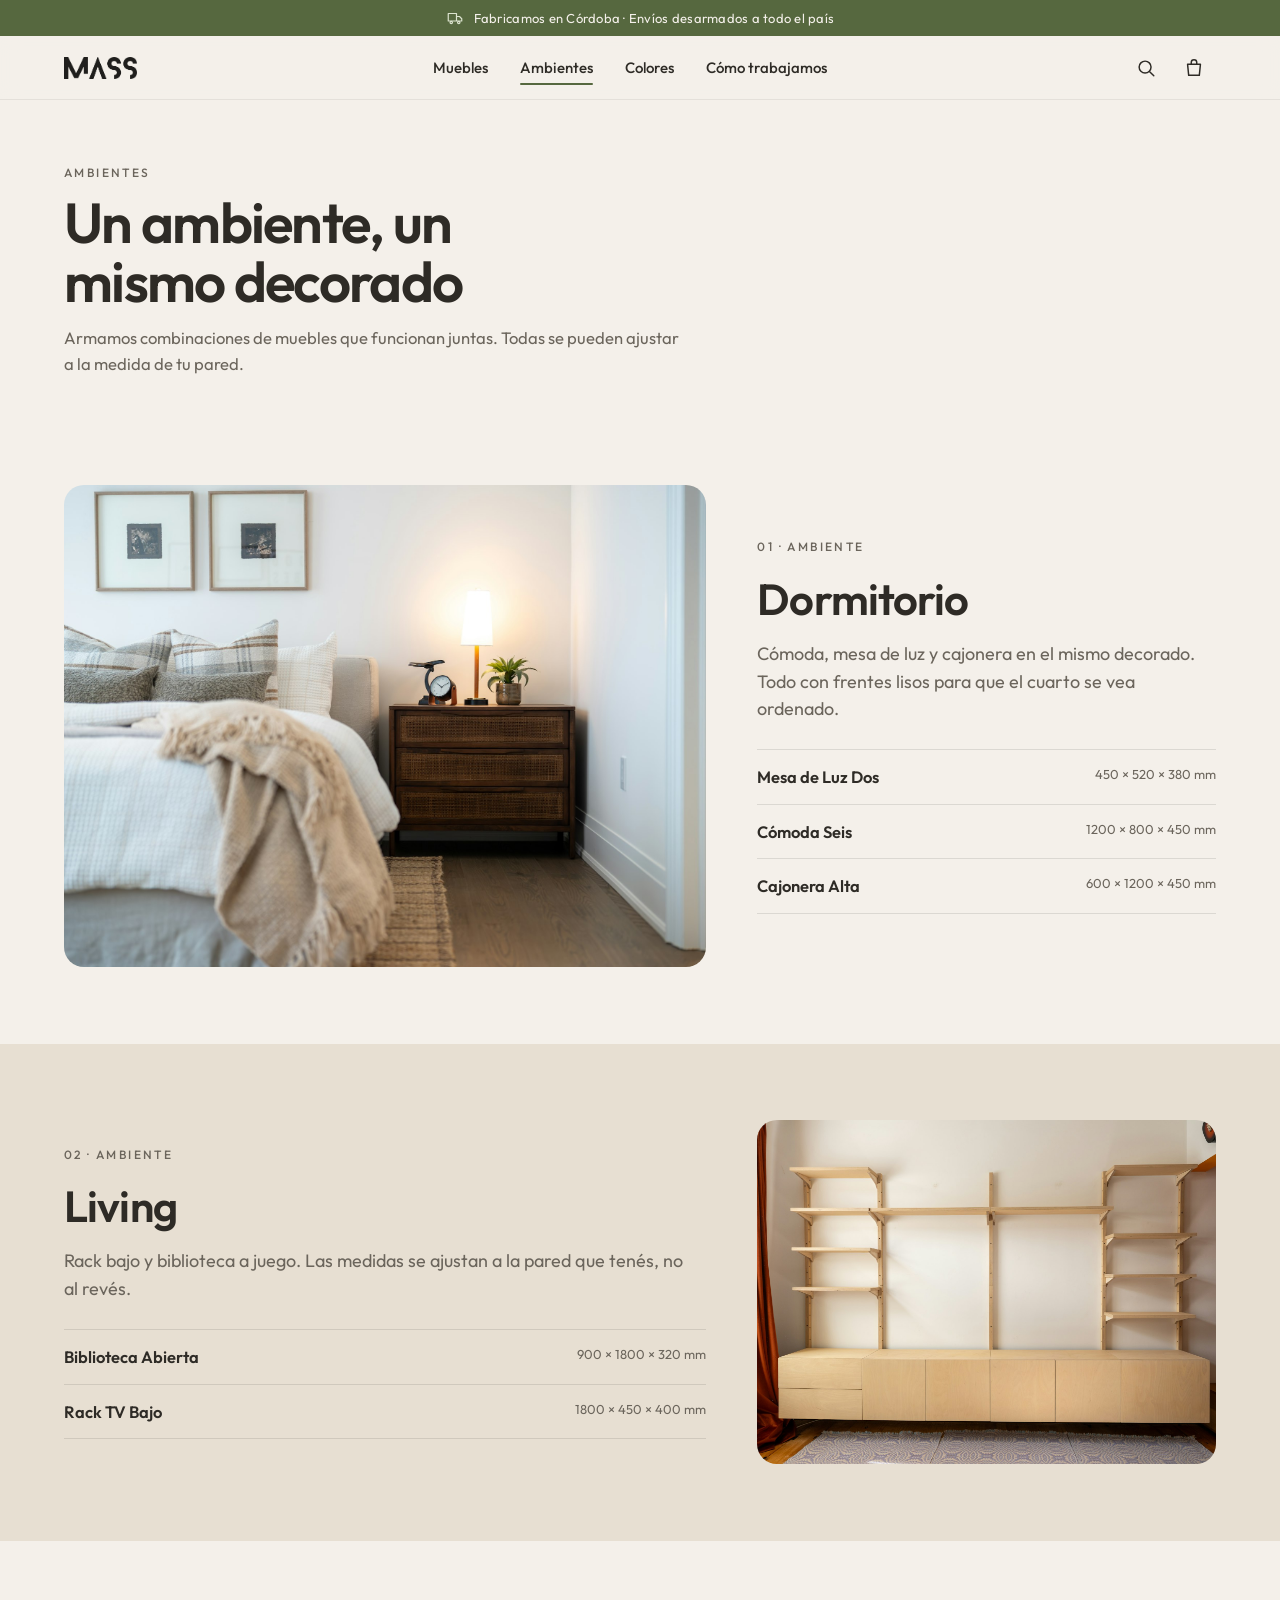
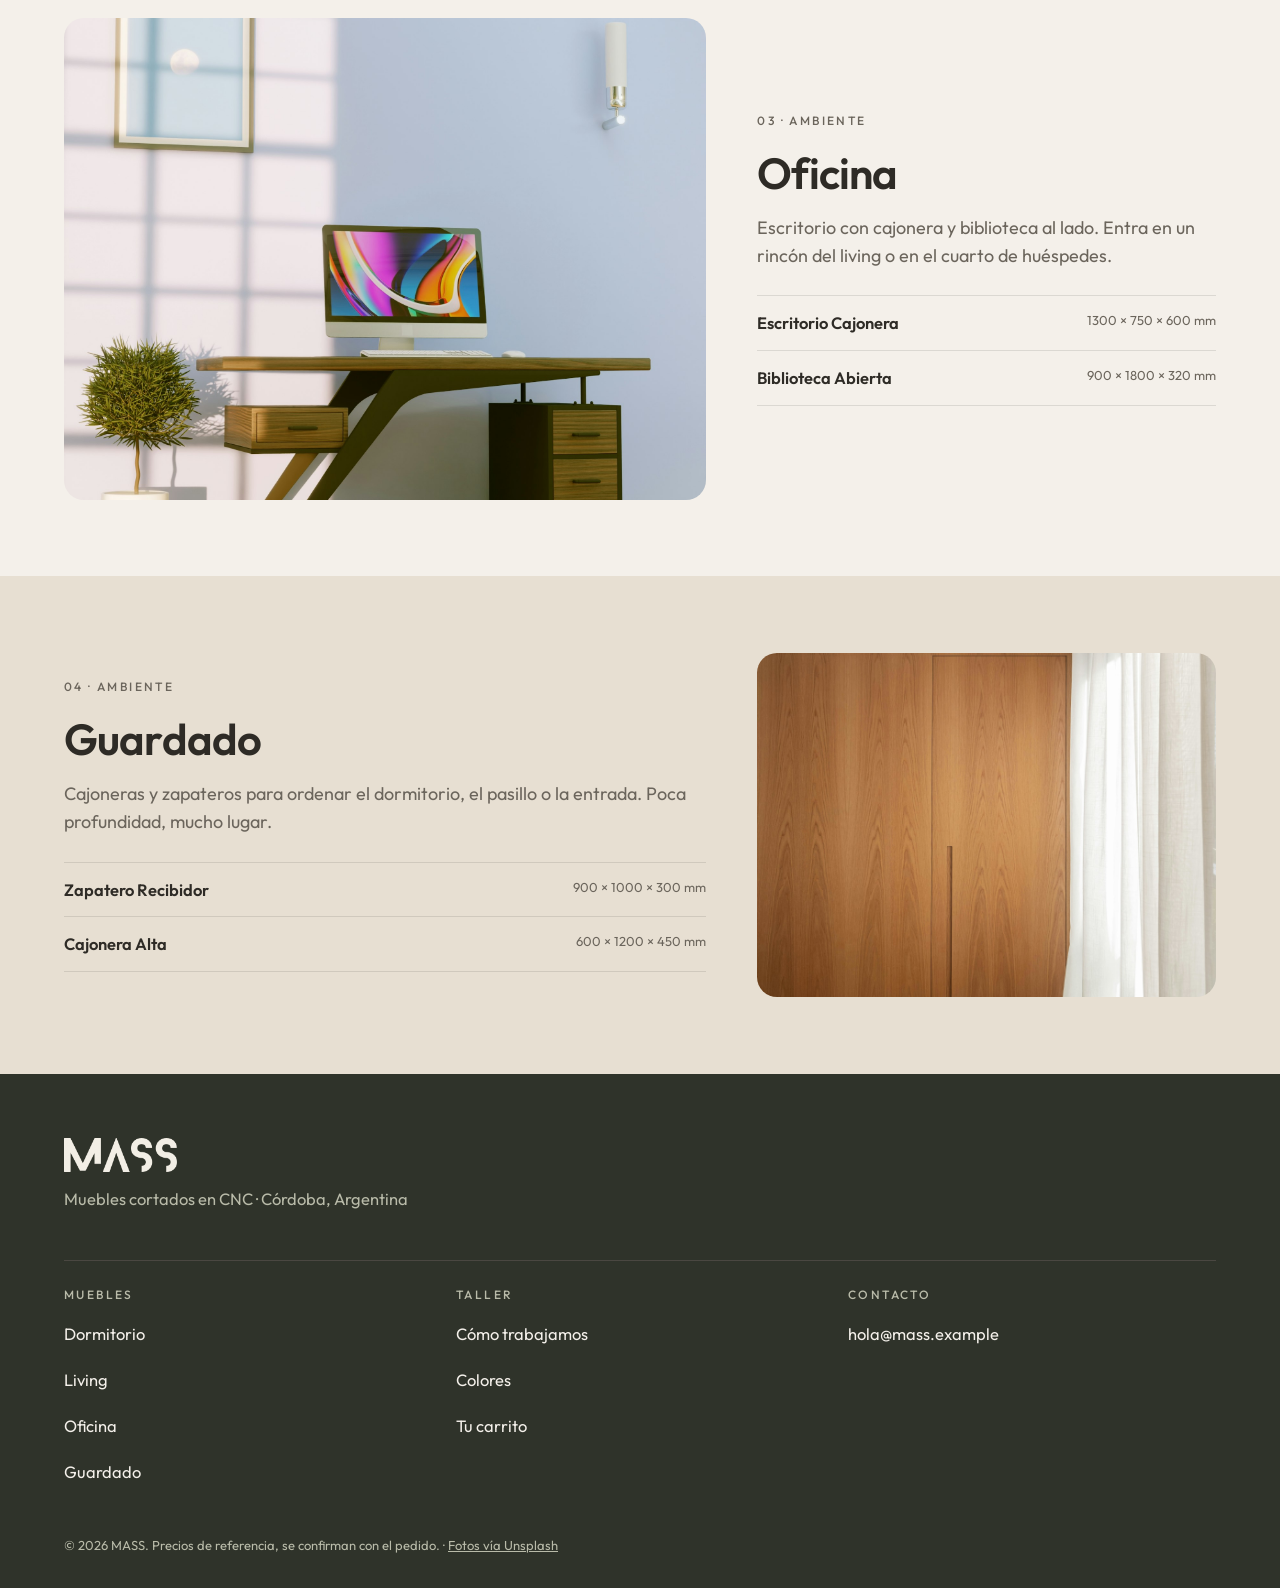
<file: ambientes.html>
<!doctype html>
<html lang="es-AR">
<head>
  <meta charset="utf-8">
  <meta name="viewport" content="width=device-width, initial-scale=1">
  <title>Ambientes · MASS</title>
  <meta name="description" content="Muebles MASS por ambiente: dormitorio, living, oficina en casa y recibidor.">
  <meta name="theme-color" content="#F4F0EA">
  <link rel="icon" href="img/favicon.png">
  <link rel="preconnect" href="https://fonts.googleapis.com">
  <link rel="preconnect" href="https://fonts.gstatic.com" crossorigin>
  <link href="https://fonts.googleapis.com/css2?family=Outfit:wght@300..700&display=swap" rel="stylesheet">
  <link rel="stylesheet" href="css/estilos.css">
  <link rel="stylesheet" href="css/secciones.css">
  <link rel="stylesheet" href="css/suave.css">
</head>
<body>
  <div id="encabezado"></div>
  <main id="contenido">
    <section class="portada">
      <div class="wrap" data-entrar>
        <p class="etiqueta">Ambientes</p>
        <h1>Un ambiente, un mismo decorado</h1>
        <p>Armamos combinaciones de muebles que funcionan juntas. Todas se pueden ajustar a la medida de tu pared.</p>
      </div>
    </section>
    <div id="lista"></div>
  </main>
  <div id="pie"></div>

  <script src="config/sitio.js"></script>
  <script src="config/colores.js"></script>
  <script src="config/productos.js"></script>
  <script src="config/ambientes.js"></script>
  <script src="js/mueble3d.js"></script>
  <script src="js/comun.js"></script>
  <script>
    document.addEventListener("DOMContentLoaded", function () {
      var lista = MASS.$("#lista");
      MASS.ambientes.forEach(function (a, i) {
        var prods = a.productos.map(MASS.producto).filter(Boolean);
        var sec = document.createElement("section");
        sec.className = "seccion" + (i % 2 ? " seccion--piedra" : "");
        sec.id = a.id;
        sec.innerHTML =
          '<div class="wrap amb-bloque">' +
          '  <div class="amb-bloque__img"></div>' +
          '  <div class="amb-bloque__txt">' +
          '    <p class="etiqueta">' + String(i + 1).padStart(2, "0") + " · Ambiente</p>" +
          '    <h2 class="seccion__titulo">' + MASS.esc(a.nombre) + "</h2>" +
          '    <p class="seccion__texto">' + MASS.esc(a.texto) + "</p>" +
          '    <ul class="amb-bloque__lista">' + prods.map(function (p) {
                return '<li><a href="mueble.html?id=' + p.id + '">' + MASS.esc(p.nombre) + "<span>" + MASS.medidasTexto(MASS.confDefecto(p)) + "</span></a></li>";
              }).join("") + "</ul>" +
          "  </div>" +
          "</div>";
        lista.appendChild(sec);
        MASS.imagenAmbiente(a, sec.querySelector(".amb-bloque__img"), 1200, 900);
      });
      if (location.hash) {
        var t = document.querySelector(location.hash);
        if (t) setTimeout(function () { t.scrollIntoView(); }, 50);
      }
    });
  </script>
</body>
</html>
</file>
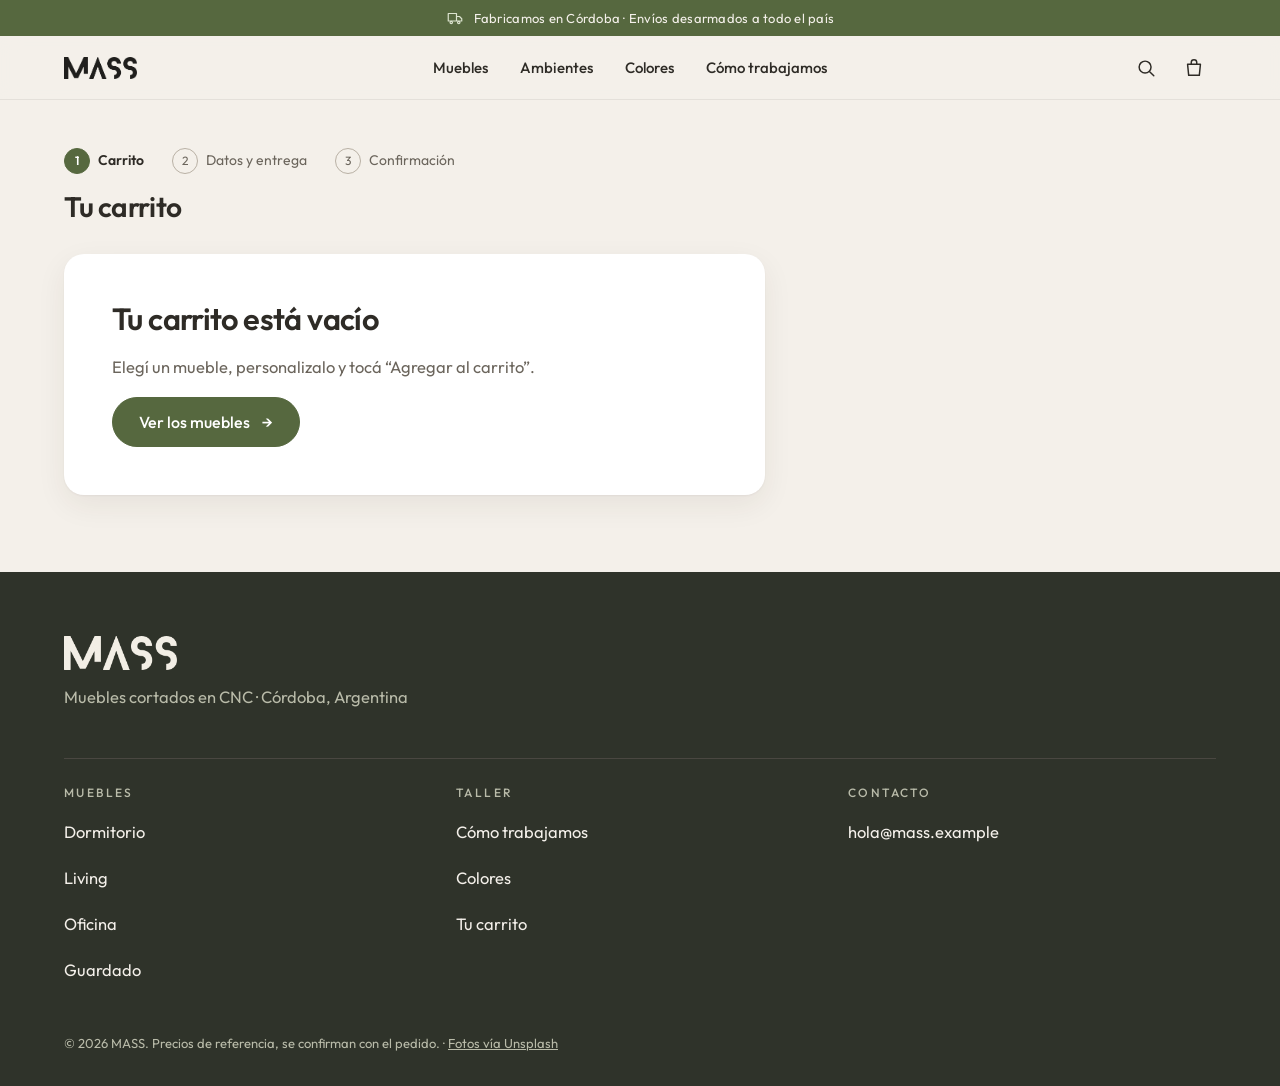
<file: carrito.html>
<!doctype html>
<html lang="es-AR">
<head>
  <meta charset="utf-8">
  <meta name="viewport" content="width=device-width, initial-scale=1">
  <title>Carrito · MASS</title>
  <meta name="description" content="Los muebles que configuraste en MASS, listos para comprar.">
  <meta name="theme-color" content="#F4F0EA">
  <link rel="icon" href="img/favicon.png">
  <link rel="preconnect" href="https://fonts.googleapis.com">
  <link rel="preconnect" href="https://fonts.gstatic.com" crossorigin>
  <link href="https://fonts.googleapis.com/css2?family=Outfit:wght@300..700&display=swap" rel="stylesheet">
  <link rel="stylesheet" href="css/estilos.css">
  <link rel="stylesheet" href="css/secciones.css">
  <link rel="stylesheet" href="css/suave.css">
</head>
<body>
  <div id="encabezado"></div>
  <main id="contenido">
    <section class="seccion seccion--compacta">
      <div class="wrap">
        <ol class="pasos-compra" aria-label="Pasos de la compra">
          <li aria-current="step"><span>1</span>Carrito</li>
          <li><span>2</span>Datos y entrega</li>
          <li><span>3</span>Confirmación</li>
        </ol>
        <h1 class="titulo-m titulo-pagina">Tu carrito</h1>
      </div>
    </section>
    <section class="seccion" style="padding-top:32px">
      <div class="wrap compra">
        <div>
          <div class="items" id="items"></div>
          <div class="vacio" id="vacio" hidden>
            <h2>Tu carrito está vacío</h2>
            <p>Elegí un mueble, personalizalo y tocá “Agregar al carrito”.</p>
            <a class="btn btn--primario" href="muebles.html">Ver los muebles <i aria-hidden="true">→</i></a>
          </div>
        </div>
        <aside class="caja caja--resumen" id="resumen-caja">
          <h2 class="titulo-s">Resumen</h2>
          <dl class="totales">
            <dt>Subtotal (<span id="cant-items">0</span> muebles)</dt><dd id="subtotal"></dd>
            <dt>Envío</dt><dd>Según destino</dd>
          </dl>
          <div class="total"><span>Total estimado</span><b id="total"></b></div>
          <a class="btn btn--oscuro btn--compra" href="compra.html">Iniciar compra <i aria-hidden="true">→</i></a>
          <a class="link-chico" href="muebles.html">Seguir comprando</a>
          <ul class="garantias garantias--col" id="garantias"></ul>
        </aside>
      </div>
    </section>
  </main>
  <div id="pie"></div>

  <script src="config/sitio.js"></script>
  <script src="config/colores.js"></script>
  <script src="config/productos.js"></script>
  <script src="js/mueble3d.js"></script>
  <script src="js/comun.js"></script>
  <script src="js/carrito.js"></script>
</body>
</html>
</file>
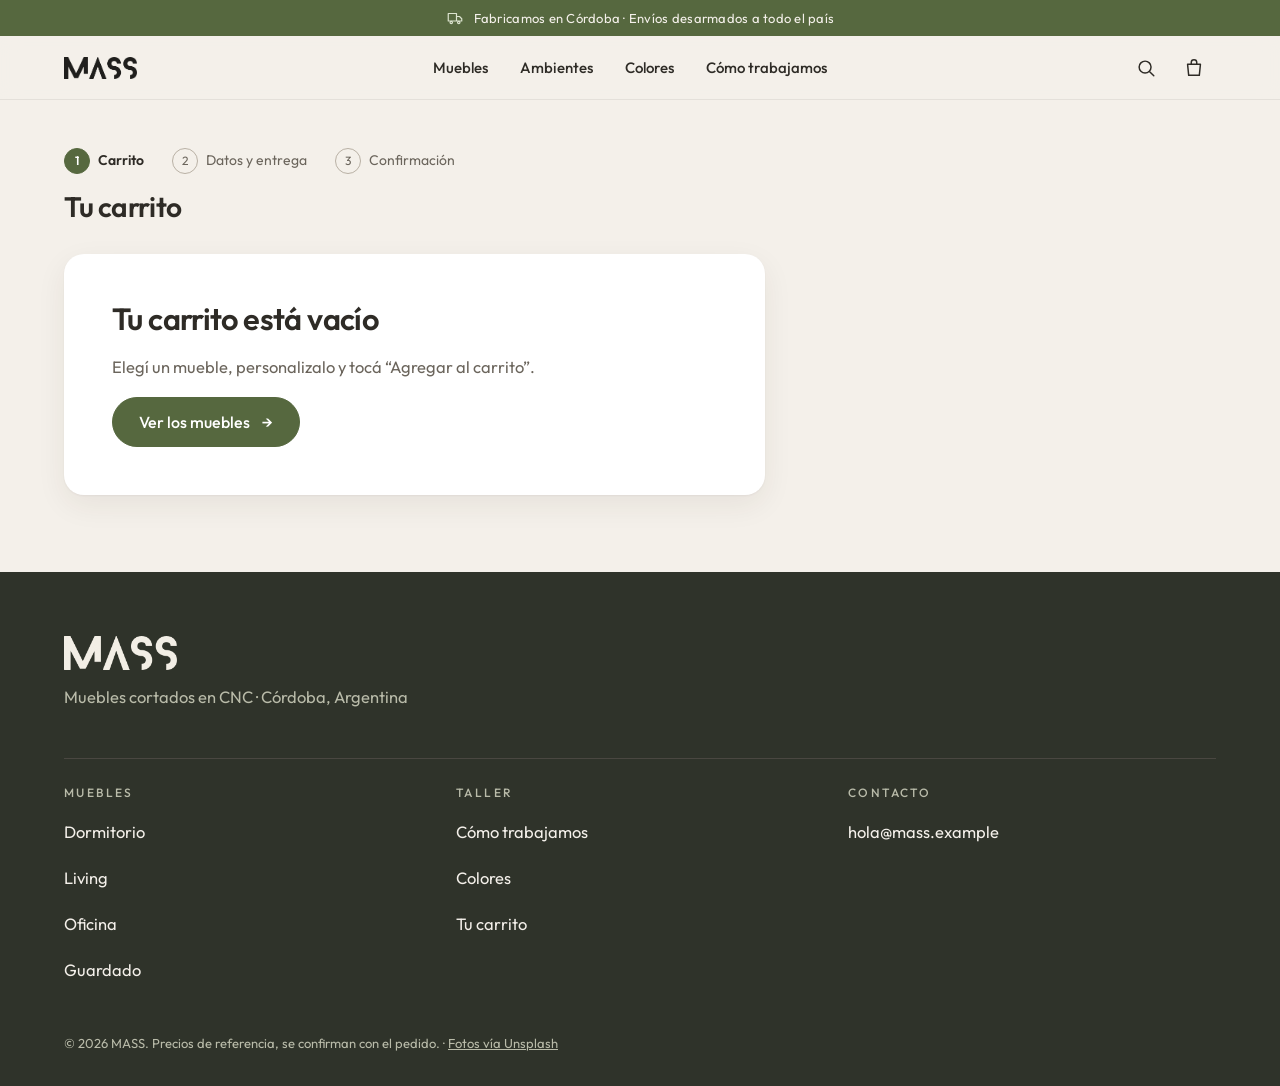
<file: compra.html>
<!doctype html>
<html lang="es-AR">
<head>
  <meta charset="utf-8">
  <meta name="viewport" content="width=device-width, initial-scale=1">
  <title>Finalizar compra · MASS</title>
  <meta name="description" content="Completá tus datos y la forma de entrega para confirmar tu pedido en MASS.">
  <meta name="theme-color" content="#F4F0EA">
  <link rel="icon" href="img/favicon.png">
  <link rel="preconnect" href="https://fonts.googleapis.com">
  <link rel="preconnect" href="https://fonts.gstatic.com" crossorigin>
  <link href="https://fonts.googleapis.com/css2?family=Outfit:wght@300..700&display=swap" rel="stylesheet">
  <link rel="stylesheet" href="css/estilos.css">
  <link rel="stylesheet" href="css/secciones.css">
  <link rel="stylesheet" href="css/suave.css">
</head>
<body>
  <div id="encabezado"></div>
  <main id="contenido">
    <section class="seccion seccion--compacta">
      <div class="wrap">
        <ol class="pasos-compra" aria-label="Pasos de la compra" id="pasos">
          <li class="is-hecho"><span>1</span><a href="carrito.html">Carrito</a></li>
          <li aria-current="step"><span>2</span>Datos y entrega</li>
          <li><span>3</span>Confirmación</li>
        </ol>
        <h1 class="titulo-m titulo-pagina" id="titulo-compra">Datos y entrega</h1>
      </div>
    </section>

    <section class="seccion" style="padding-top:32px">
      <div class="wrap compra">
        <!-- Formulario -->
        <form class="formulario" id="form" novalidate>
          <fieldset>
            <legend>Tus datos</legend>
            <div class="campos-2">
              <div class="campo"><label for="f-nombre">Nombre y apellido</label><input id="f-nombre" name="nombre" autocomplete="name" required><small class="error" hidden>Escribí tu nombre.</small></div>
              <div class="campo"><label for="f-tel">Teléfono</label><input id="f-tel" name="telefono" type="tel" autocomplete="tel" required><small class="error" hidden>Necesitamos un teléfono para coordinar.</small></div>
            </div>
            <div class="campo"><label for="f-email">Email</label><input id="f-email" name="email" type="email" autocomplete="email" required><small class="error" hidden>Revisá el email.</small></div>
          </fieldset>

          <fieldset>
            <legend>Entrega</legend>
            <div class="radios" id="entregas">
              <label class="radio"><input type="radio" name="entrega" value="Retiro en el taller" checked><span><b>Retiro en el taller</b><small>Córdoba · sin costo</small></span></label>
              <label class="radio"><input type="radio" name="entrega" value="Envío armado (Córdoba)"><span><b>Envío armado</b><small>Córdoba y alrededores · costo según zona</small></span></label>
              <label class="radio"><input type="radio" name="entrega" value="Envío desarmado (todo el país)"><span><b>Envío desarmado</b><small>Todo el país · costo según destino</small></span></label>
            </div>
            <div class="campos-2" id="campos-direccion" hidden>
              <div class="campo"><label for="f-dir">Calle y número</label><input id="f-dir" name="direccion" autocomplete="street-address"></div>
              <div class="campo"><label for="f-loc">Localidad y provincia</label><input id="f-loc" name="localidad" autocomplete="address-level2"></div>
            </div>
          </fieldset>

          <fieldset>
            <legend>Forma de pago</legend>
            <div class="radios">
              <label class="radio"><input type="radio" name="pago" value="Transferencia bancaria" checked><span><b>Transferencia bancaria</b><small>Te pasamos los datos al confirmar el pedido</small></span></label>
              <label class="radio"><input type="radio" name="pago" value="Mercado Pago"><span><b>Mercado Pago</b><small>Te enviamos el link de pago al confirmar</small></span></label>
              <label class="radio"><input type="radio" name="pago" value="Efectivo al retirar"><span><b>Efectivo</b><small>Al retirar en el taller</small></span></label>
            </div>
          </fieldset>

          <div class="campo"><label for="f-notas">Comentarios (opcional)</label><textarea id="f-notas" name="notas" placeholder="Medidas del lugar, horarios, dudas…"></textarea></div>

          <button class="btn btn--oscuro btn--compra" type="submit">Confirmar pedido <i aria-hidden="true">→</i></button>
          <p class="nota">Todavía no se cobra nada. Revisamos tu pedido y te respondemos con el precio final, el envío y la fecha de entrega.</p>
        </form>

        <!-- Confirmación (se muestra al enviar) -->
        <div class="confirmacion" id="confirmacion" hidden>
          <span class="confirmacion__ok" aria-hidden="true">✓</span>
          <h2 class="titulo-m">¡Pedido recibido!</h2>
          <p>Número de pedido <b class="mono" id="nro-pedido"></b>. Mandanos el resumen para que lo veamos más rápido:</p>
          <div class="acciones">
            <a class="btn btn--primario" id="btn-wa" href="#" target="_blank" rel="noopener">Enviar por WhatsApp <i aria-hidden="true">→</i></a>
            <a class="btn" id="btn-mail" href="#">Enviar por email</a>
            <button class="btn" type="button" id="btn-copiar">Copiar resumen</button>
          </div>
          <pre class="resumen-texto" id="resumen-texto"></pre>
          <a class="link-flecha" href="index.html">Volver al inicio <i aria-hidden="true">→</i></a>
        </div>

        <aside class="caja caja--resumen" id="resumen-caja">
          <h2 class="titulo-s">Tu pedido</h2>
          <div class="mini-items" id="mini-items"></div>
          <dl class="totales">
            <dt>Subtotal</dt><dd id="subtotal"></dd>
            <dt>Envío</dt><dd id="envio">Sin costo</dd>
          </dl>
          <div class="total"><span>Total estimado</span><b id="total"></b></div>
        </aside>
      </div>
    </section>
  </main>
  <div id="pie"></div>

  <script src="config/sitio.js"></script>
  <script src="config/colores.js"></script>
  <script src="config/productos.js"></script>
  <script src="js/mueble3d.js"></script>
  <script src="js/comun.js"></script>
  <script src="js/compra.js"></script>
</body>
</html>
</file>
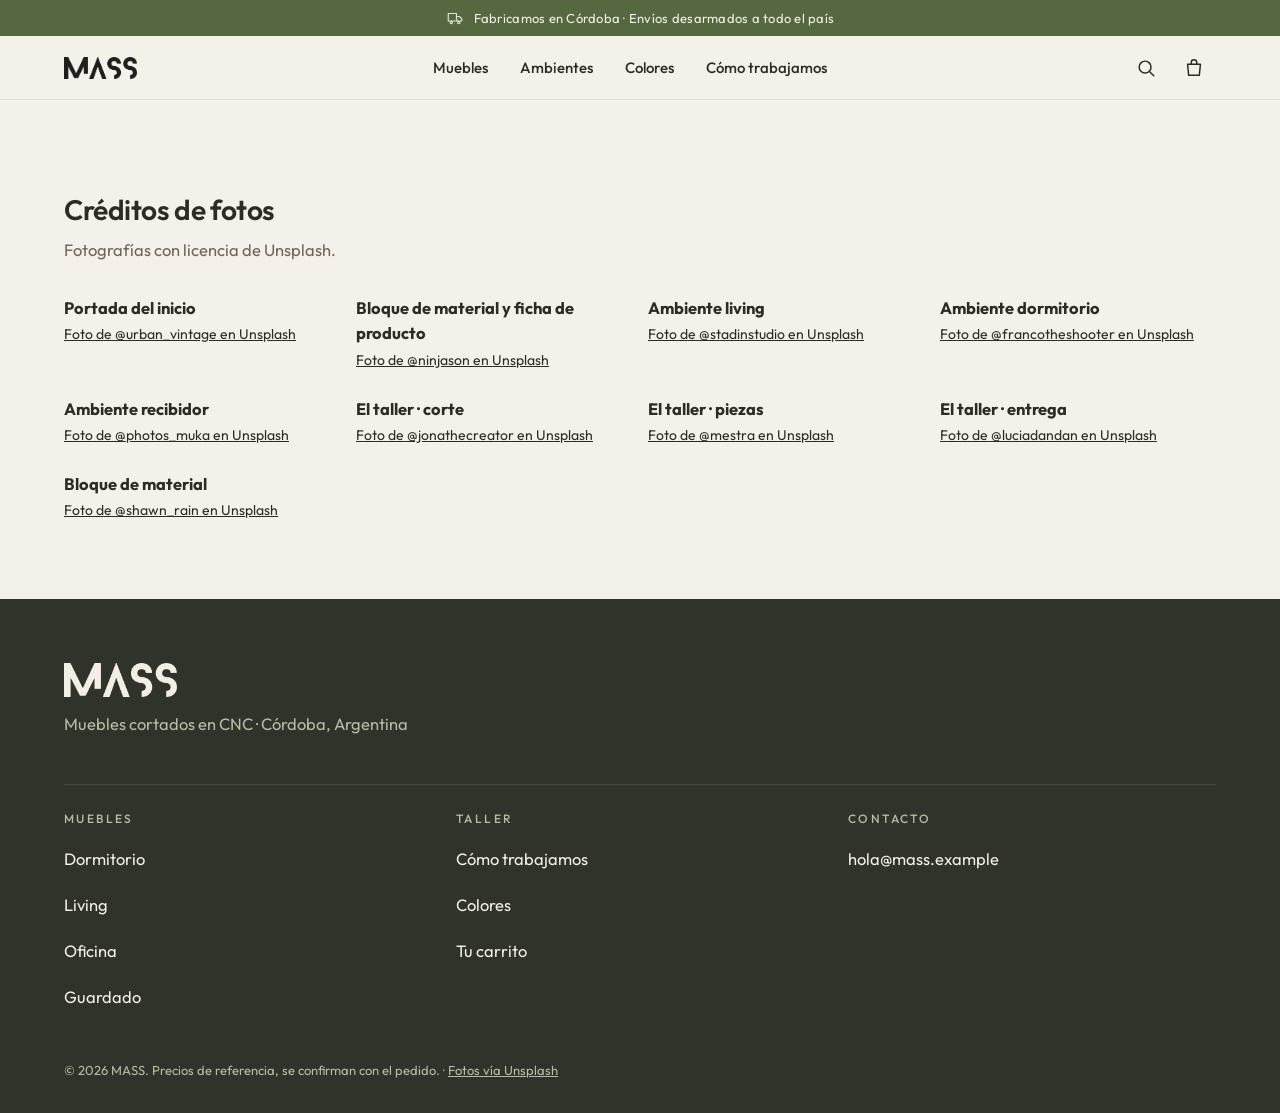
<file: creditos.html>
<!doctype html>
<html lang="es-AR">
<head>
  <meta charset="utf-8">
  <meta name="viewport" content="width=device-width, initial-scale=1">
  <title>Créditos de fotos · MASS</title>
  <meta name="description" content="Créditos de las fotografías usadas en la web de MASS.">
  <meta name="theme-color" content="#F4F0EA">
  <link rel="icon" href="img/favicon.png">
  <link rel="preconnect" href="https://fonts.googleapis.com">
  <link rel="preconnect" href="https://fonts.gstatic.com" crossorigin>
  <link href="https://fonts.googleapis.com/css2?family=Outfit:wght@300..700&display=swap" rel="stylesheet">
  <link rel="stylesheet" href="css/estilos.css">
  <link rel="stylesheet" href="css/secciones.css">
  <link rel="stylesheet" href="css/suave.css">
</head>
<body>
  <div id="encabezado"></div>
  <main id="contenido">
    <section class="seccion">
      <div class="wrap">
        <h1 class="titulo-m titulo-pagina">Créditos de fotos</h1>
        <p style="margin:12px 0 32px;color:var(--tinta-suave)">Fotografías con licencia de Unsplash.</p>
        <ul class="creditos">
          <li><b>Portada del inicio</b><br><a href="https://unsplash.com/photos/ynaMTwl3R1A">Foto de @urban_vintage en Unsplash</a></li>
          <li><b>Bloque de material y ficha de producto</b><br><a href="https://unsplash.com/photos/R2t6RHjCYFM">Foto de @ninjason en Unsplash</a></li>
          <li><b>Ambiente living</b><br><a href="https://unsplash.com/photos/HWAyAtxbDVk">Foto de @stadinstudio en Unsplash</a></li>
          <li><b>Ambiente dormitorio</b><br><a href="https://unsplash.com/photos/kUd6KkVfbCY">Foto de @francotheshooter en Unsplash</a></li>
          <li><b>Ambiente recibidor</b><br><a href="https://unsplash.com/photos/Z0RIV1K_rug">Foto de @photos_muka en Unsplash</a></li>
          <li><b>El taller · corte</b><br><a href="https://unsplash.com/photos/ywXd8UB4_LM">Foto de @jonathecreator en Unsplash</a></li>
          <li><b>El taller · piezas</b><br><a href="https://unsplash.com/photos/eL7IB96wyFM">Foto de @mestra en Unsplash</a></li>
          <li><b>El taller · entrega</b><br><a href="https://unsplash.com/photos/F6cL5B7Gnz8">Foto de @luciadandan en Unsplash</a></li>
          <li><b>Bloque de material</b><br><a href="https://unsplash.com/photos/Zr95x-c3Jg0">Foto de @shawn_rain en Unsplash</a></li>
        </ul>
      </div>
    </section>
  </main>
  <div id="pie"></div>
  <script src="config/sitio.js"></script>
  <script src="config/colores.js"></script>
  <script src="config/productos.js"></script>
  <script src="js/comun.js"></script>
</body>
</html>
</file>
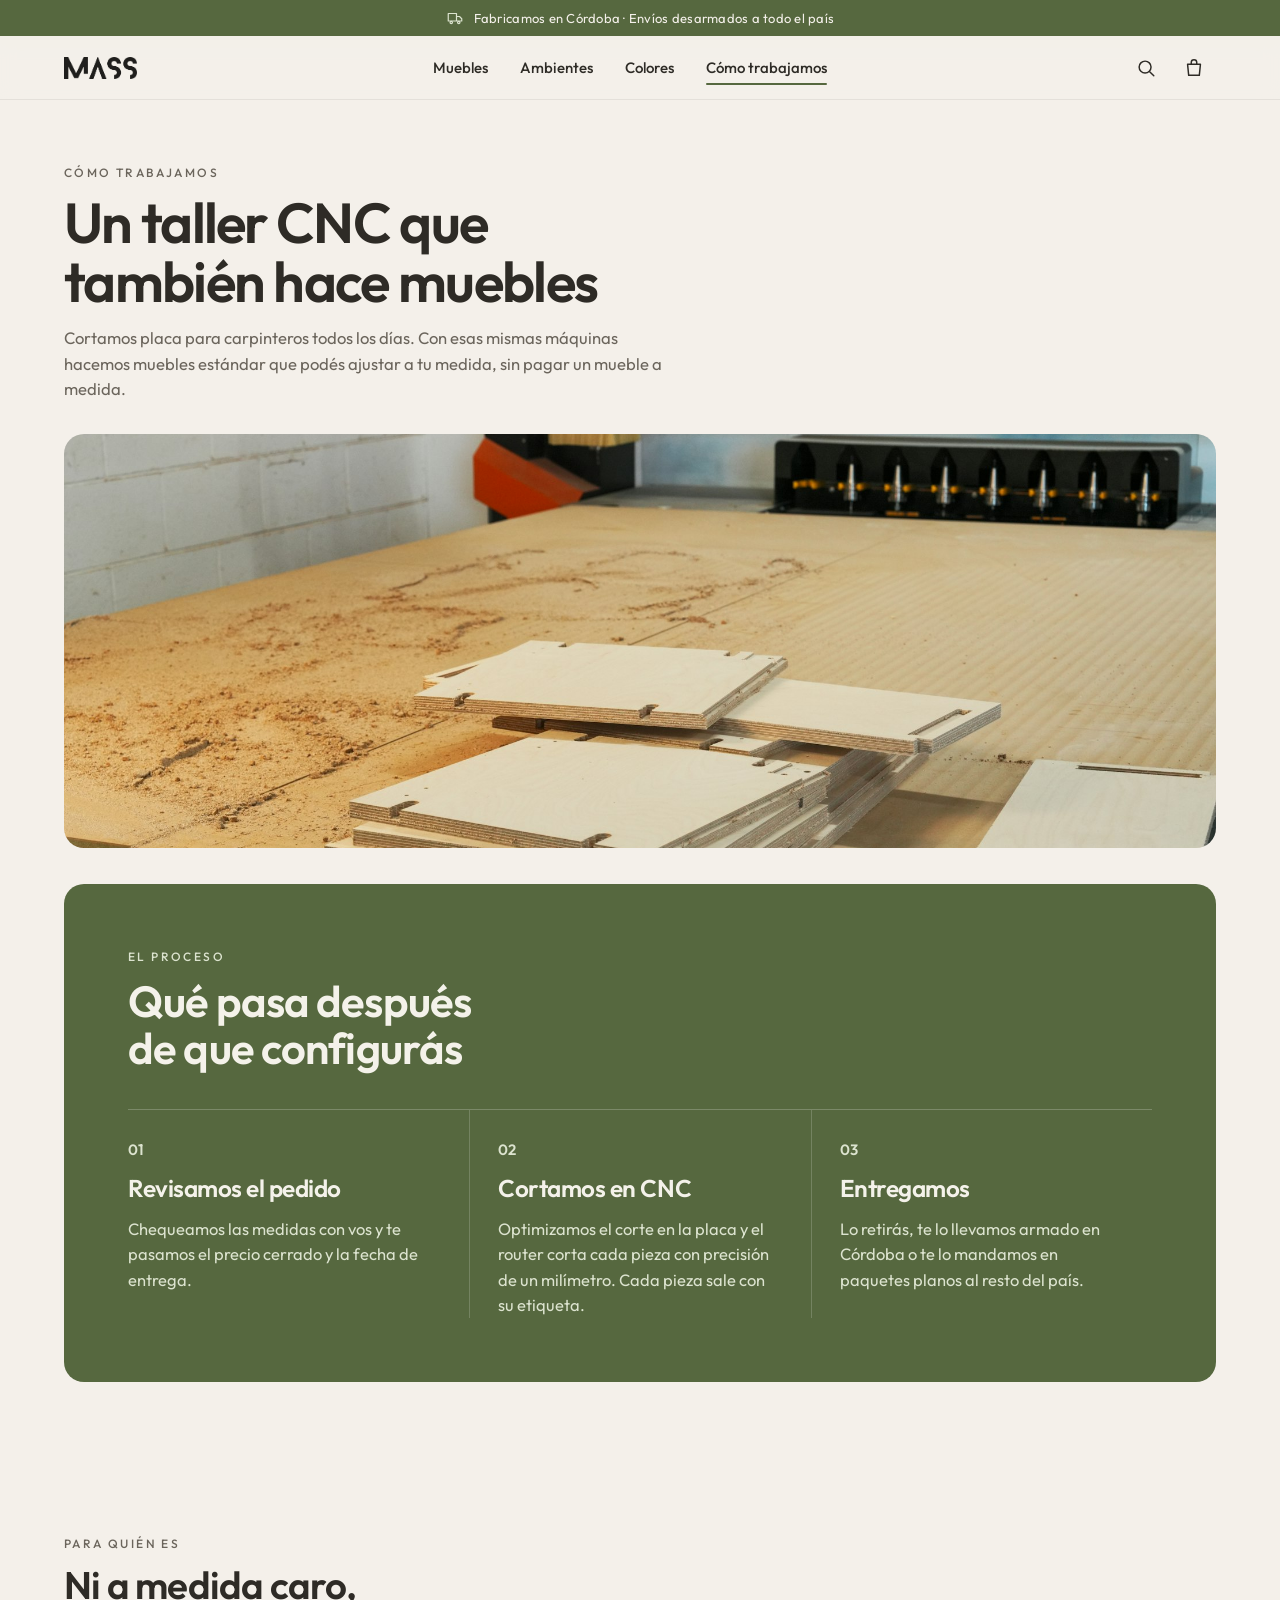
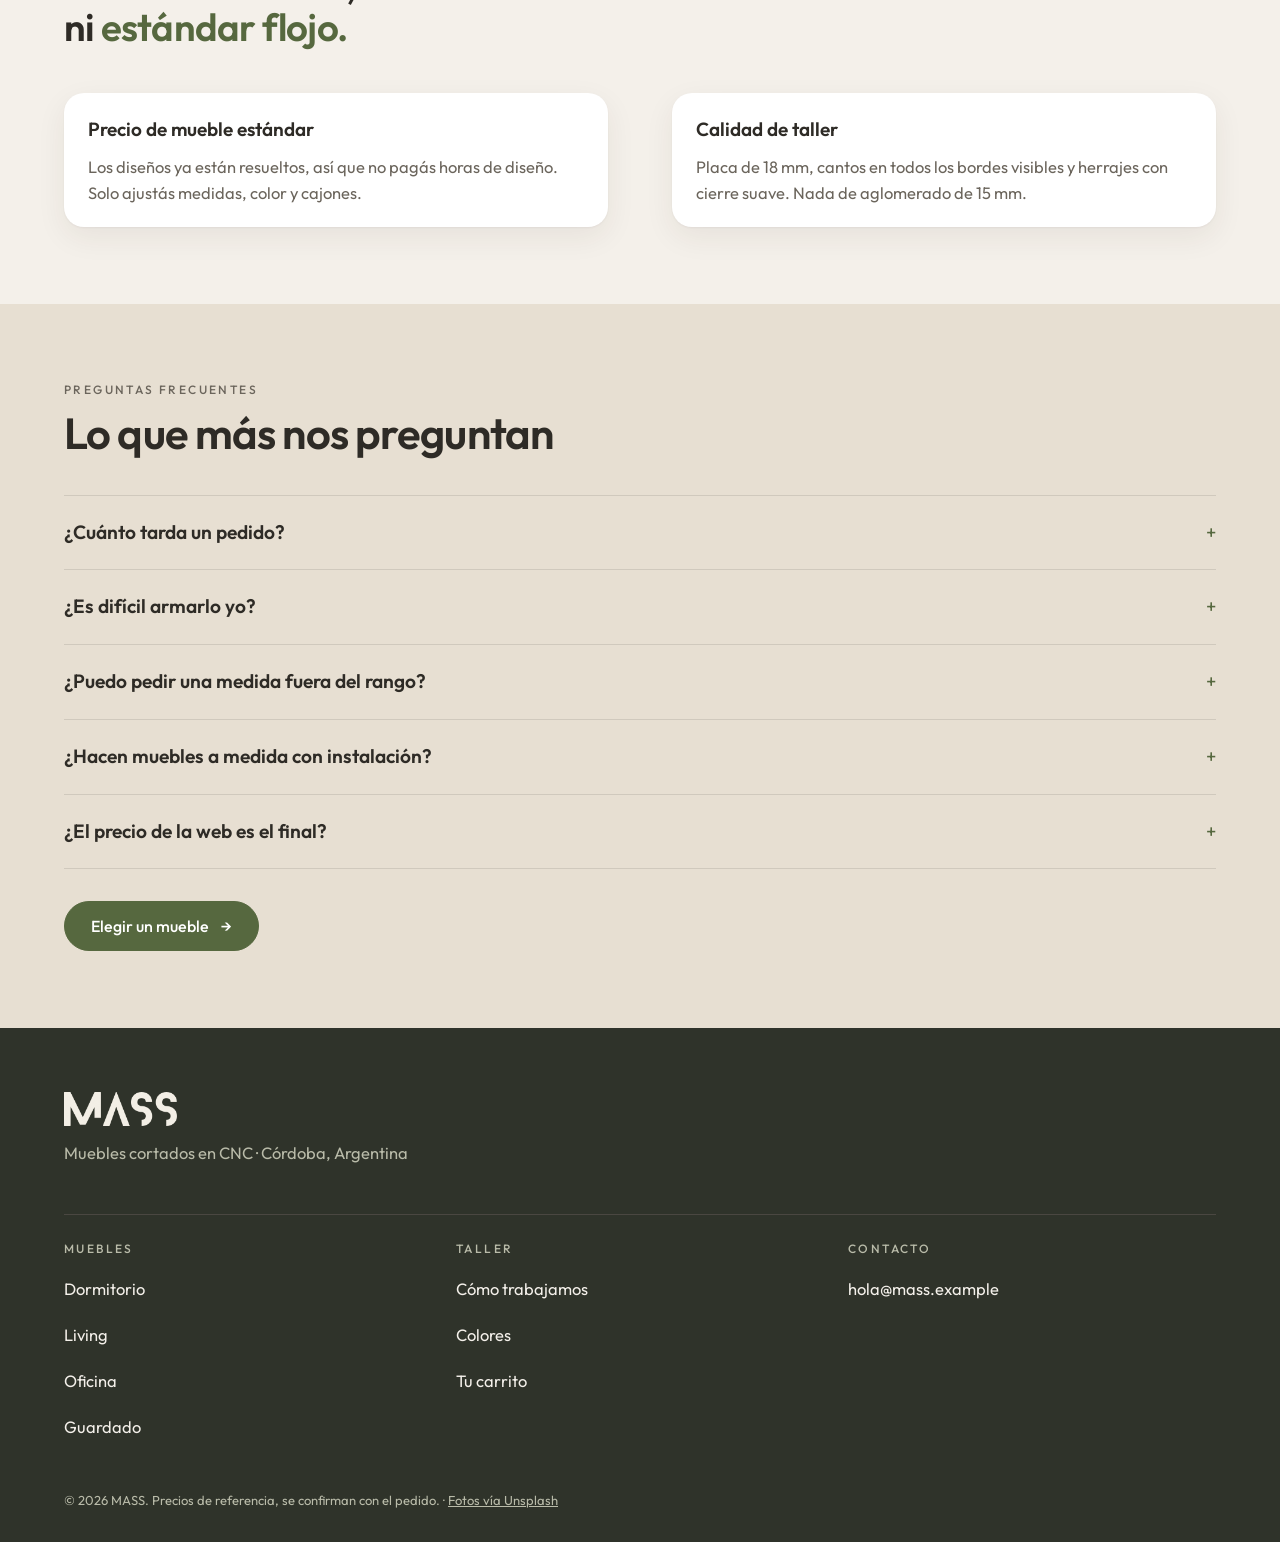
<file: taller.html>
<!doctype html>
<html lang="es-AR">
<head>
  <meta charset="utf-8">
  <meta name="viewport" content="width=device-width, initial-scale=1">
  <title>Cómo trabajamos · MASS</title>
  <meta name="description" content="El taller MASS en Córdoba: corte en router CNC, placa de 18 mm, entrega armada o desarmada.">
  <meta name="theme-color" content="#F4F0EA">
  <link rel="icon" href="img/favicon.png">
  <link rel="preconnect" href="https://fonts.googleapis.com">
  <link rel="preconnect" href="https://fonts.gstatic.com" crossorigin>
  <link href="https://fonts.googleapis.com/css2?family=Outfit:wght@300..700&display=swap" rel="stylesheet">
  <link rel="stylesheet" href="css/estilos.css">
  <link rel="stylesheet" href="css/secciones.css">
  <link rel="stylesheet" href="css/suave.css">
</head>
<body>
  <div id="encabezado"></div>
  <main id="contenido">
    <section class="portada">
      <div class="wrap" data-entrar>
        <p class="etiqueta">Cómo trabajamos</p>
        <h1>Un taller CNC que también hace muebles</h1>
        <p>Cortamos placa para carpinteros todos los días. Con esas mismas máquinas hacemos muebles estándar que podés ajustar a tu medida, sin pagar un mueble a medida.</p>
      </div>
    </section>

    <div class="wrap"><div class="banda-foto"><img src="img/fotos/cnc-piezas-2000.jpg" alt="Piezas cortadas apiladas sobre la mesa del router CNC" width="2000" height="1333" style="object-position:50% 25%"></div></div>

    <section class="seccion">
      <div class="wrap">
        <div class="proceso">
        <div class="seccion__cab">
          <p class="etiqueta">El proceso</p>
          <h2 class="seccion__titulo">Qué pasa después de que configurás</h2>
        </div>
        <div class="pasos">
          <div class="paso"><span class="paso__num">01</span><h3>Revisamos el pedido</h3><p>Chequeamos las medidas con vos y te pasamos el precio cerrado y la fecha de entrega.</p></div>
          <div class="paso"><span class="paso__num">02</span><h3>Cortamos en CNC</h3><p>Optimizamos el corte en la placa y el router corta cada pieza con precisión de un milímetro. Cada pieza sale con su etiqueta.</p></div>
          <div class="paso"><span class="paso__num">03</span><h3>Entregamos</h3><p>Lo retirás, te lo llevamos armado en Córdoba o te lo mandamos en paquetes planos al resto del país.</p></div>
        </div>
        </div>
      </div>
    </section>

    <section class="seccion">
      <div class="wrap">
        <p class="etiqueta">Para quién es</p>
        <h2 class="titulo-l para-quien">Ni a medida caro, ni <em>estándar flojo.</em></h2>
        <div class="dos-col">
          <div class="dato-fila"><b>Precio de mueble estándar</b><p>Los diseños ya están resueltos, así que no pagás horas de diseño. Solo ajustás medidas, color y cajones.</p></div>
          <div class="dato-fila"><b>Calidad de taller</b><p>Placa de 18 mm, cantos en todos los bordes visibles y herrajes con cierre suave. Nada de aglomerado de 15 mm.</p></div>
        </div>
      </div>
    </section>

    <section class="seccion seccion--piedra" id="preguntas">
      <div class="wrap">
        <div class="seccion__cab">
          <p class="etiqueta">Preguntas frecuentes</p>
          <h2 class="seccion__titulo">Lo que más nos preguntan</h2>
        </div>
        <div class="faq">
          <details><summary>¿Cuánto tarda un pedido?</summary><p>Depende de la cantidad de pedidos del taller. Te confirmamos la fecha exacta cuando revisamos tu resumen.</p></details>
          <details><summary>¿Es difícil armarlo yo?</summary><p>Si sabés usar un destornillador, lo armás. Cada pieza viene numerada y con un instructivo paso a paso.</p></details>
          <details><summary>¿Puedo pedir una medida fuera del rango?</summary><p>Los rangos del configurador son los que garantizamos sin cambiar el diseño. Si necesitás otra medida, escribilo en los comentarios del pedido y lo vemos.</p></details>
          <details><summary>¿Hacen muebles a medida con instalación?</summary><p>Todavía no desde la web. Es lo próximo que vamos a sumar.</p></details>
          <details><summary>¿El precio de la web es el final?</summary><p>Es un precio estimado. El precio final te lo confirmamos al revisar el pedido, junto con el costo de envío.</p></details>
        </div>
        <div class="hero__acciones" style="margin-top:32px">
          <a class="btn btn--primario" href="muebles.html">Elegir un mueble <i aria-hidden="true">→</i></a>
        </div>
      </div>
    </section>
  </main>
  <div id="pie"></div>

  <script src="config/sitio.js"></script>
  <script src="config/colores.js"></script>
  <script src="config/productos.js"></script>
  <script src="js/comun.js"></script>
</body>
</html>
</file>
<file: css/estilos.css>
/* =====================================================================
   MASS · ESTILOS
   ---------------------------------------------------------------------
   COLORES DE LA MARCA: cambialos acá abajo y se actualiza toda la web.
   ===================================================================== */
:root {
  --carbon: #2E2B26;        /* textos y bloques oscuros */
  --marfil: #F4F0EA;        /* fondo general (crema) */
  --blanco: #FFFFFF;        /* tarjetas */
  --piedra: #B9B1A5;        /* gris cálido */
  --piedra-clara: #ECE6DC;  /* fondos de fotos y visor */
  --piedra-media: #DED6CA;
  --arena: #E7DFD2;         /* bloques suaves */
  --acento: #56683F;        /* verde oliva: botones y detalles */
  --acento-osc: #45542F;
  --acento-claro: #E4E8DC;
  --tinta-suave: #6B655C;   /* textos secundarios */

  --fuente: "Outfit", "Helvetica Neue", Arial, sans-serif;
  --mono: "Outfit", "Helvetica Neue", Arial, sans-serif;

  --radio: 20px;            /* esquinas redondeadas de tarjetas y fotos */
  --radio-chico: 12px;
  --sombra: 0 1px 2px rgba(60, 48, 30, .05), 0 10px 30px rgba(60, 48, 30, .07);

  --linea: 1px solid rgba(46, 43, 38, .14);
  --cab-alto: 64px;
  --borde-wrap: clamp(20px, 5vw, 64px);
  --facil: cubic-bezier(.2, .7, .2, 1);
}

/* ---------- Base ---------- */
*, *::before, *::after { box-sizing: border-box; }
html { -webkit-text-size-adjust: 100%; scroll-padding-top: calc(var(--cab-alto) + 16px); }
body {
  margin: 0; background: var(--marfil); color: var(--carbon);
  font-family: var(--fuente); font-size: 17px; line-height: 1.55;
  -webkit-font-smoothing: antialiased;
}
img { max-width: 100%; display: block; }
[hidden] { display: none !important; }
a { color: inherit; }
h1, h2, h3 { font-weight: 800; line-height: 1.02; letter-spacing: -0.025em; margin: 0; font-stretch: 105%; }
p { margin: 0; }
button, input, select, textarea { font: inherit; color: inherit; }
:focus-visible { outline: 2px solid var(--acento); outline-offset: 3px; }
.sr { position: absolute; width: 1px; height: 1px; overflow: hidden; clip: rect(0 0 0 0); white-space: nowrap; }
.mono { font-family: var(--mono); }
.etiqueta {
  font-family: var(--mono); font-size: 12px; font-weight: 500; letter-spacing: .08em;
  text-transform: uppercase; color: var(--tinta-suave); margin: 0;
}
.wrap { width: 100%; max-width: 1360px; margin-inline: auto; padding-inline: var(--borde-wrap); }

.saltar { position: absolute; left: 12px; top: -60px; z-index: 100; background: var(--carbon); color: var(--marfil); padding: 10px 16px; }
.saltar:focus { top: 12px; }

/* ---------- Botones ---------- */
.btn {
  display: inline-flex; align-items: center; justify-content: center; gap: 10px;
  min-height: 52px; padding: 0 26px; border: var(--linea); background: transparent;
  font-weight: 600; font-size: 16px; text-decoration: none; cursor: pointer;
  transition: transform .18s var(--facil), background-color .18s, color .18s, box-shadow .18s;
}
.btn:hover { transform: translate(-2px, -2px); box-shadow: 4px 4px 0 var(--carbon); }
.btn:active { transform: translate(0, 0); box-shadow: 0 0 0 var(--carbon); transition-duration: .06s; }
.btn--primario { background: var(--acento); border-color: var(--acento); color: #fff; }
.btn--primario:hover { background: var(--acento-osc); border-color: var(--carbon); }
.btn--oscuro { background: var(--carbon); color: var(--marfil); }
.btn i { font-style: normal; transition: transform .2s var(--facil); }
.btn:hover i { transform: translateX(4px); }
.btn[disabled] { opacity: .45; pointer-events: none; }

.link {
  text-decoration: none; font-weight: 600; background: linear-gradient(currentColor, currentColor) 0 100% / 0 2px no-repeat;
  transition: background-size .25s var(--facil); padding-bottom: 2px;
}
.link:hover { background-size: 100% 2px; }

/* ---------- Encabezado ---------- */
.cab {
  position: sticky; top: 0; z-index: 50; height: var(--cab-alto);
  background: var(--marfil); border-bottom: var(--linea);
}
.cab__fila { height: 100%; display: flex; align-items: center; gap: 24px; }
.cab__logo { display: block; flex: none; }
.cab__logo img { height: 22px; width: auto; }
.nav { display: flex; align-items: center; gap: 4px; margin-left: auto; }
.nav__link, .nav__pedido {
  text-decoration: none; font-weight: 500; font-size: 15px; padding: 10px 14px; position: relative;
}
.nav__link::after {
  content: ""; position: absolute; left: 14px; right: 14px; bottom: 4px; height: 2px; background: var(--acento);
  transform: scaleX(0); transform-origin: left; transition: transform .25s var(--facil);
}
.nav__link:hover::after, .nav__link.is-activo::after { transform: scaleX(1); }
.nav__pedido { border: var(--linea); margin-left: 12px; display: inline-flex; gap: 8px; align-items: center; transition: background .18s, color .18s; }
.nav__pedido:hover { background: var(--carbon); color: var(--marfil); }
.contador {
  display: inline-grid; place-items: center; min-width: 22px; height: 22px; padding: 0 6px;
  background: var(--acento); color: #fff; font-family: var(--mono); font-size: 12px; border-radius: 11px;
}
.contador[hidden] { display: none; }
.cab__menu, .cab__pedido-movil { display: none; }

@media (max-width: 860px) {
  .cab__pedido-movil { display: inline-flex; gap: 6px; align-items: center; margin-left: auto; text-decoration: none; font-weight: 600; font-size: 15px; min-height: 44px; padding: 0 8px; }
  .cab__menu {
    display: grid; place-content: center; gap: 6px; width: 48px; height: 48px; margin-right: -10px;
    background: none; border: 0; cursor: pointer;
  }
  .cab__menu span:not(.sr) { display: block; width: 24px; height: 2px; background: var(--carbon); transition: transform .25s var(--facil); }
  .menu-abierto .cab__menu span:nth-child(1) { transform: translateY(4px) rotate(45deg); }
  .menu-abierto .cab__menu span:nth-child(2) { transform: translateY(-4px) rotate(-45deg); }
  .nav {
    position: fixed; inset: var(--cab-alto) 0 0 0; background: var(--marfil); flex-direction: column; align-items: stretch;
    gap: 0; padding: 12px var(--borde-wrap) 40px; margin: 0;
    visibility: hidden; opacity: 0; transform: translateY(-8px); transition: opacity .25s, transform .25s var(--facil), visibility 0s .25s;
  }
  .menu-abierto .nav { visibility: visible; opacity: 1; transform: none; transition: opacity .25s, transform .25s var(--facil); }
  .menu-abierto { overflow: hidden; }
  .nav__link { font-size: 34px; font-weight: 800; letter-spacing: -.02em; padding: 14px 0; border-bottom: var(--linea); }
  .nav__link::after { display: none; }
  .nav__link.is-activo { color: var(--acento); }
  .nav__pedido { margin: 28px 0 0; justify-content: center; min-height: 56px; font-size: 18px; }
}

/* ---------- Secciones ---------- */
.seccion { padding-block: clamp(64px, 10vw, 128px); border-bottom: var(--linea); }
.seccion--oscura { background: var(--carbon); color: var(--marfil); }
.seccion--oscura .etiqueta { color: var(--piedra); }
.seccion--piedra { background: var(--piedra-clara); }
.seccion__cab { display: grid; gap: 18px; margin-bottom: clamp(36px, 5vw, 64px); }
.seccion__cab--fila { grid-template-columns: 1fr auto; align-items: end; }
.seccion__cab .seccion__cab { margin-bottom: 0; }
.seccion__titulo { font-size: clamp(36px, 5.4vw, 76px); max-width: 15ch; }
.seccion__texto { max-width: 52ch; color: var(--tinta-suave); font-size: 18px; }
.seccion--oscura .seccion__texto { color: #C9C3B8; }
@media (max-width: 700px) { .seccion__cab--fila { grid-template-columns: 1fr; } }

/* ---------- Inicio: hero ---------- */
.hero { border-bottom: var(--linea); }
.hero__grilla {
  display: grid; grid-template-columns: minmax(0, 6fr) minmax(0, 6fr);
  height: calc(100svh - var(--cab-alto)); min-height: 600px; max-height: 1000px;
}
.hero__texto {
  display: flex; flex-direction: column; justify-content: center; gap: 22px;
  padding: clamp(40px, 6vw, 80px) clamp(24px, 4vw, 56px) clamp(40px, 6vw, 80px) 0; border-right: var(--linea);
}
.hero__titulo { font-size: clamp(42px, min(4.8vw, 8svh), 80px); letter-spacing: -.035em; max-width: 13ch; }
.hero__titulo em { font-style: normal; color: var(--acento); }
.hero__bajada { font-size: clamp(17px, 1.4vw, 20px); color: var(--tinta-suave); max-width: 44ch; }
.hero__acciones { display: flex; flex-wrap: wrap; gap: 12px; }
.hero__datos { display: flex; gap: 0; border-top: var(--linea); margin-top: 10px; }
.hero__datos div { flex: 1; padding: 16px 16px 0 0; }
.hero__datos div + div { padding-left: 16px; border-left: var(--linea); }
.hero__datos b { display: block; font-size: clamp(22px, 2.2vw, 30px); font-weight: 800; letter-spacing: -.02em; }
.hero__datos span { font-family: var(--mono); font-size: 12px; color: var(--tinta-suave); text-transform: uppercase; letter-spacing: .06em; }
.hero__visual { position: relative; background: var(--piedra-clara); margin-right: calc(-1 * var(--borde-wrap)); }
.hero__visual .visor { position: absolute; inset: 0; }
.hero__ficha {
  position: absolute; left: 24px; bottom: 24px; right: 24px; display: flex; justify-content: space-between; align-items: end; gap: 16px;
  pointer-events: none;
}
.hero__ficha .ficha { pointer-events: auto; }
.ficha { background: var(--marfil); border: var(--linea); padding: 14px 18px; display: grid; gap: 2px; text-decoration: none; transition: transform .18s var(--facil), box-shadow .18s; }
.ficha:hover { transform: translate(-2px, -2px); box-shadow: 4px 4px 0 var(--carbon); }
.ficha b { font-size: 18px; }
.ficha span { font-family: var(--mono); font-size: 12px; color: var(--tinta-suave); }
.pista { font-family: var(--mono); font-size: 12px; letter-spacing: .06em; text-transform: uppercase; color: var(--tinta-suave); display: flex; align-items: center; gap: 8px; }
.pista::before { content: "↔"; font-size: 16px; color: var(--acento); }

/* entrada del hero (una vez al cargar) */
[data-entrar] > * { animation: entrar .8s var(--facil) both; }
[data-entrar] > *:nth-child(2) { animation-delay: .08s; }
[data-entrar] > *:nth-child(3) { animation-delay: .16s; }
[data-entrar] > *:nth-child(4) { animation-delay: .24s; }
[data-entrar] > *:nth-child(5) { animation-delay: .32s; }
@keyframes entrar { from { opacity: 0; transform: translateY(18px); } }

@media (max-width: 960px) {
  .hero__grilla { grid-template-columns: 1fr; min-height: 0; height: auto; max-height: none; }
  .hero__texto { border-right: 0; padding-right: 0; order: 2; padding-top: 32px; }
  .hero__visual { order: 1; height: 40svh; min-height: 280px; margin-inline: calc(-1 * var(--borde-wrap)); border-bottom: var(--linea); }
  .hero__ficha { left: 16px; right: 16px; bottom: 14px; }
  .hero__ficha .ficha { display: none; }
  .hero__texto { padding-top: 24px; gap: 18px; }
  .hero__titulo { font-size: clamp(36px, 10vw, 56px); }
  .hero__acciones .btn { flex: 1 1 100%; }
}

/* ---------- Visor 3D ---------- */
.visor { position: relative; overflow: hidden; touch-action: pan-y; cursor: grab; user-select: none; }
.visor--arrastrando { cursor: grabbing; }
.visor__lienzo { width: 100% !important; height: 100% !important; display: block; opacity: 0; transition: opacity .6s; }
.visor--listo .visor__lienzo { opacity: 1; }
.visor::after {
  content: ""; position: absolute; left: 50%; top: 50%; width: 28px; height: 28px; margin: -14px 0 0 -14px;
  border: 2px solid var(--piedra); border-top-color: var(--acento); border-radius: 50%; animation: girar 1s linear infinite;
}
.visor--listo::after, .visor--sin3d::after { display: none; }
@keyframes girar { to { transform: rotate(360deg); } }

/* ---------- Grilla de productos (tarjetas) ---------- */
.grilla { display: grid; grid-template-columns: repeat(4, minmax(0, 1fr)); gap: 40px 20px; }
@media (max-width: 1100px) { .grilla { grid-template-columns: repeat(3, minmax(0, 1fr)); } }
@media (max-width: 860px) { .grilla { grid-template-columns: repeat(2, minmax(0, 1fr)); gap: 32px 14px; } }
@media (max-width: 520px) { .grilla { grid-template-columns: 1fr; } }
.tarjeta { text-decoration: none; display: flex; flex-direction: column; gap: 14px; transition: transform .3s var(--facil); }
.tarjeta:hover { transform: translateY(-2px); }
.tarjeta__img { aspect-ratio: 1; background: var(--piedra-clara); overflow: hidden; position: relative; }
.tarjeta__img img { position: absolute; inset: 0; width: 100%; height: 100%; object-fit: cover; opacity: 0; transition: opacity .5s, transform .6s var(--facil); }
.tarjeta__img.is-cargada img { opacity: 1; }
.tarjeta:hover .tarjeta__img img { transform: scale(1.03); }
.tarjeta__cat { position: absolute; left: 14px; top: 14px; z-index: 1; background: var(--marfil); color: var(--carbon); padding: 4px 8px; font-size: 11px; }
.tarjeta__cuerpo { display: grid; gap: 6px; }
.tarjeta__fila { display: flex; justify-content: space-between; align-items: baseline; gap: 12px; }
.tarjeta__titulo { font-size: 20px; letter-spacing: -.015em; font-weight: 700; }
.tarjeta__medidas { font-size: 12.5px; color: var(--tinta-suave); }
.tarjeta__precio { font-weight: 600; font-size: 15px; white-space: nowrap; }
.puntos { display: inline-flex; align-items: center; gap: 3px; flex: none; }
.punto { width: 18px; height: 18px; display: block; box-shadow: inset 0 0 0 1px rgba(0,0,0,.18); }
.tarjeta__boton {
  margin-top: 8px; display: flex; justify-content: center; align-items: center; gap: 8px; min-height: 44px;
  border: var(--linea); font-weight: 600; font-size: 15px; transition: background .2s, color .2s;
}
.tarjeta__boton i { font-style: normal; transition: transform .25s var(--facil); }
.tarjeta:hover .tarjeta__boton { background: var(--carbon); color: var(--marfil); }
.tarjeta:hover .tarjeta__boton i { transform: translateX(4px); }
.puntos em { font-style: normal; font-family: var(--mono); font-size: 11px; color: var(--tinta-suave); margin-left: 4px; }
/* filtros */
.filtros { display: flex; gap: 8px; flex-wrap: wrap; margin-bottom: 28px; }
.chip {
  min-height: 44px; padding: 0 18px; border: var(--linea); background: transparent; cursor: pointer; font-weight: 500;
  transition: background .18s, color .18s;
}
.chip:hover { background: var(--piedra-clara); }
.chip[aria-pressed="true"] { background: var(--carbon); color: var(--marfil); }

/* ---------- Ambientes ---------- */
.ambientes { display: grid; grid-template-columns: repeat(4, 1fr); gap: 1px; background: var(--carbon); border: var(--linea); }
.ambiente { background: var(--marfil); text-decoration: none; display: flex; flex-direction: column; }
.ambiente__img { aspect-ratio: 4 / 5; overflow: hidden; background: var(--piedra-clara); }
.ambiente__img img { width: 100%; height: 100%; object-fit: cover; transition: transform .5s var(--facil); }
.ambiente:hover .ambiente__img img { transform: scale(1.03); }
.ambiente__pie { padding: 16px 18px; border-top: var(--linea); display: flex; justify-content: space-between; align-items: center; font-weight: 700; font-size: 20px; }
.ambiente__pie i { font-style: normal; color: var(--acento); transition: transform .2s var(--facil); }
.ambiente:hover .ambiente__pie i { transform: translateX(4px); }
@media (max-width: 960px) { .ambientes { grid-template-columns: repeat(2, 1fr); } }

.amb-bloque { display: grid; grid-template-columns: 7fr 5fr; gap: clamp(24px, 4vw, 64px); align-items: center; }
.amb-bloque__img { aspect-ratio: 4 / 3; background: var(--piedra-clara); border: var(--linea); overflow: hidden; }
.amb-bloque__img img { width: 100%; height: 100%; object-fit: cover; }
.amb-bloque__txt { display: grid; gap: 18px; align-content: center; }
.amb-bloque__lista { list-style: none; padding: 0; margin: 8px 0 0; border-top: var(--linea); }
.amb-bloque__lista a { display: flex; justify-content: space-between; padding: 14px 0; border-bottom: var(--linea); text-decoration: none; font-weight: 600; min-height: 48px; }
.amb-bloque__lista a span { font-family: var(--mono); font-size: 13px; font-weight: 400; color: var(--tinta-suave); }
.amb-bloque__lista a:hover { color: var(--acento); }
.seccion:nth-of-type(even) .amb-bloque__img { order: 2; }
@media (max-width: 860px) {
  .amb-bloque { grid-template-columns: 1fr; }
  .seccion:nth-of-type(even) .amb-bloque__img { order: 0; }
}

/* ---------- Colores ---------- */
.muestras { display: grid; grid-template-columns: repeat(auto-fill, minmax(min(100%, 150px), 1fr)); gap: 1px; background: var(--carbon); border: var(--linea); }
.muestra { background: var(--marfil); border: 0; padding: 0; text-align: left; cursor: pointer; text-decoration: none; display: flex; flex-direction: column; }
.muestra__color { aspect-ratio: 1; position: relative; transition: transform .3s var(--facil); }
.muestra__nombre { padding: 12px 14px; border-top: var(--linea); font-weight: 600; font-size: 15px; display: flex; justify-content: space-between; gap: 6px; }
.muestra__nombre span { font-family: var(--mono); font-size: 11px; color: var(--tinta-suave); font-weight: 400; text-transform: uppercase; letter-spacing: .06em; align-self: center; }
.muestra[aria-pressed="true"] .muestra__nombre { background: var(--carbon); color: var(--marfil); }
.muestra[aria-pressed="true"] .muestra__nombre span { color: var(--piedra); }
.muestra:hover .muestra__color { transform: scale(.94); }
.veta {
  background-image:
    repeating-linear-gradient(92deg, rgba(0,0,0,.07) 0 2px, transparent 2px 9px, rgba(255,255,255,.06) 9px 11px, transparent 11px 23px),
    repeating-linear-gradient(88deg, rgba(0,0,0,.05) 0 1px, transparent 1px 37px);
}
.colores-visor { display: grid; grid-template-columns: 7fr 5fr; border: var(--linea); margin-bottom: 48px; }
.colores-visor .visor { aspect-ratio: 4 / 3; background: var(--piedra-clara); border-right: var(--linea); }
.colores-visor__info { padding: clamp(24px, 3vw, 40px); display: grid; align-content: space-between; gap: 24px; }
.colores-visor__chip { width: 100%; aspect-ratio: 5 / 2; border: var(--linea); }
.colores-visor__nombre { font-size: clamp(32px, 4vw, 56px); }
@media (max-width: 860px) {
  .colores-visor { grid-template-columns: 1fr; }
  .colores-visor .visor { border-right: 0; border-bottom: var(--linea); }
}
.familia + .familia { margin-top: 40px; }
.familia h3 { font-size: 22px; margin-bottom: 14px; }

/* tira de colores en el inicio */
.tira { display: grid; grid-template-columns: repeat(10, 1fr); border: 1px solid var(--marfil); }
.tira a { aspect-ratio: 1 / 1.6; position: relative; display: block; transition: flex .3s; }
.tira a span {
  position: absolute; left: 10px; bottom: 10px; font-family: var(--mono); font-size: 11px; text-transform: uppercase; letter-spacing: .06em;
  background: var(--marfil); color: var(--carbon); padding: 3px 6px; opacity: 0; transform: translateY(4px); transition: opacity .2s, transform .2s var(--facil);
}
.tira a:hover span, .tira a:focus-visible span { opacity: 1; transform: none; }
@media (max-width: 700px) { .tira { grid-template-columns: repeat(5, 1fr); } .tira a { aspect-ratio: 1; } .tira a span { display: none; } }

/* ---------- Pasos ---------- */
.pasos { display: grid; grid-template-columns: repeat(3, 1fr); border-top: 1px solid var(--marfil); }
.paso { padding: 28px 28px 0 0; display: grid; gap: 14px; align-content: start; }
.paso + .paso { padding-left: 28px; border-left: 1px solid #4A4741; }
.paso__num { font-family: var(--mono); color: var(--acento); font-size: 14px; }
.paso h3 { font-size: clamp(24px, 2.4vw, 34px); }
.paso p { color: #C9C3B8; }
@media (max-width: 860px) {
  .pasos { grid-template-columns: 1fr; }
  .paso, .paso + .paso { padding: 24px 0; border-left: 0; border-bottom: 1px solid #4A4741; }
}

/* ---------- Bloque desarmado ---------- */
.gigante { font-size: clamp(52px, 10vw, 168px); letter-spacing: -.045em; line-height: .92; max-width: 11ch; }
.gigante em { font-style: normal; color: var(--acento); }
.dos-col { display: grid; grid-template-columns: 1fr 1fr; gap: clamp(24px, 5vw, 80px); margin-top: clamp(40px, 6vw, 72px); border-top: var(--linea); padding-top: 28px; }
.dato-fila { display: grid; gap: 10px; }
.dato-fila b { font-size: 22px; }
.dato-fila p { color: var(--tinta-suave); }
@media (max-width: 700px) { .dos-col { grid-template-columns: 1fr; } }

/* ---------- Encabezado de página interna ---------- */
.portada { padding-block: clamp(48px, 8vw, 96px) clamp(32px, 4vw, 48px); border-bottom: var(--linea); }
.portada h1 { font-size: clamp(44px, 7vw, 112px); letter-spacing: -.04em; margin-top: 14px; max-width: 14ch; }
.portada p { margin-top: 20px; max-width: 56ch; color: var(--tinta-suave); font-size: 18px; }

/* ---------- Configurador ---------- */
.migas { font-family: var(--mono); font-size: 12px; text-transform: uppercase; letter-spacing: .06em; color: var(--tinta-suave); display: flex; gap: 8px; padding-block: 18px; flex-wrap: wrap; }
.migas a { text-decoration: none; }
.migas a:hover { color: var(--acento); }
.config { display: grid; grid-template-columns: minmax(0, 7fr) minmax(360px, 5fr); border-top: var(--linea); border-bottom: var(--linea); }
.config__visual { position: sticky; top: var(--cab-alto); height: calc(100svh - var(--cab-alto)); background: var(--piedra-clara); border-right: var(--linea); margin-left: calc(-1 * var(--borde-wrap)); }
.config__visual .visor { position: absolute; inset: 0; }
.config__cotas {
  position: absolute; left: 20px; top: 20px; font-family: var(--mono); font-size: 12px; background: var(--marfil); border: var(--linea); padding: 8px 12px;
}
.config__pista { position: absolute; left: 20px; bottom: 20px; }
.config__panel { padding: 32px 0 40px clamp(20px, 3vw, 48px); display: grid; gap: 0; align-content: start; }
.config__titulo { font-size: clamp(38px, 4vw, 60px); letter-spacing: -.035em; margin-top: 6px; }
.config__desc { color: var(--tinta-suave); margin-top: 14px; max-width: 46ch; }
.config__precio { display: flex; align-items: baseline; gap: 12px; margin-top: 18px; flex-wrap: wrap; }
.config__precio b { font-size: 30px; letter-spacing: -.02em; }
.config__precio span { font-family: var(--mono); font-size: 12px; color: var(--tinta-suave); }
.grupo { border-top: var(--linea); padding-block: 22px; margin-top: 24px; display: grid; gap: 14px; }
.grupo + .grupo { margin-top: 0; }
.grupo__cab { display: flex; justify-content: space-between; align-items: baseline; gap: 12px; }
.grupo__cab h2 { font-size: 15px; font-weight: 700; letter-spacing: 0; text-transform: none; }
.grupo__cab span { font-family: var(--mono); font-size: 13px; color: var(--tinta-suave); }
.swatches { display: grid; grid-template-columns: repeat(auto-fill, 48px); gap: 8px; }
.swatch {
  width: 48px; height: 48px; border: 1px solid rgba(0,0,0,.25); cursor: pointer; padding: 0; position: relative;
  transition: transform .15s var(--facil);
}
.swatch:hover { transform: translateY(-2px); }
.swatch[aria-checked="true"]::after { content: ""; position: absolute; inset: -5px; border: 2px solid var(--carbon); }
.medida { display: grid; grid-template-columns: 90px 1fr 92px; align-items: center; gap: 14px; }
.medida label { font-weight: 600; font-size: 15px; }
.medida output, .medida__num {
  font-family: var(--mono); font-size: 14px; text-align: right; border: var(--linea); padding: 0 8px; height: 44px; width: 92px; background: transparent;
}
.medida__num { -moz-appearance: textfield; }
.medida__num::-webkit-outer-spin-button, .medida__num::-webkit-inner-spin-button { -webkit-appearance: none; margin: 0; }
input[type=range] { -webkit-appearance: none; appearance: none; width: 100%; height: 44px; background: transparent; cursor: pointer; }
input[type=range]::-webkit-slider-runnable-track { height: 2px; background: var(--carbon); }
input[type=range]::-moz-range-track { height: 2px; background: var(--carbon); }
input[type=range]::-webkit-slider-thumb { -webkit-appearance: none; width: 20px; height: 20px; margin-top: -9px; background: var(--acento); border: 2px solid var(--carbon); border-radius: 0; transition: transform .15s; }
input[type=range]::-moz-range-thumb { width: 18px; height: 18px; background: var(--acento); border: 2px solid var(--carbon); border-radius: 0; }
input[type=range]:active::-webkit-slider-thumb { transform: scale(1.15); }
.rango { font-family: var(--mono); font-size: 11px; color: var(--tinta-suave); grid-column: 2; display: flex; justify-content: space-between; margin-top: -10px; }
.contadores { display: grid; grid-template-columns: 1fr 1fr; gap: 12px; }
.contador-ctrl { border: var(--linea); display: grid; grid-template-columns: 44px 1fr 44px; align-items: center; }
.contador-ctrl button { height: 48px; border: 0; background: transparent; cursor: pointer; font-size: 20px; transition: background .15s; }
.contador-ctrl button:hover { background: var(--piedra-clara); }
.contador-ctrl button:active { background: var(--piedra-media); }
.contador-ctrl button:disabled { opacity: .3; cursor: default; background: transparent; }
.contador-ctrl div { text-align: center; line-height: 1.15; }
.contador-ctrl b { font-size: 20px; display: block; }
.contador-ctrl small { font-family: var(--mono); font-size: 11px; color: var(--tinta-suave); text-transform: uppercase; }
.opciones { display: flex; flex-wrap: wrap; gap: 8px; }
.opcion {
  min-height: 46px; padding: 0 16px; border: var(--linea); background: transparent; cursor: pointer; font-weight: 500;
  transition: background .15s, color .15s;
}
.opcion:hover { background: var(--piedra-clara); }
.opcion[aria-checked="true"] { background: var(--carbon); color: var(--marfil); }
.resumen-mini { border: var(--linea); margin-top: 4px; }
.resumen-mini dl { margin: 0; display: grid; grid-template-columns: auto 1fr; }
.resumen-mini dt, .resumen-mini dd { margin: 0; padding: 10px 14px; border-bottom: 1px solid var(--piedra-media); font-size: 14px; }
.resumen-mini dt { font-family: var(--mono); font-size: 12px; text-transform: uppercase; color: var(--tinta-suave); letter-spacing: .05em; }
.resumen-mini dd { text-align: right; font-weight: 600; }
.resumen-mini dl > :nth-last-child(-n+2) { border-bottom: 0; }
.config__acciones { display: grid; gap: 10px; margin-top: 20px; }
.config__acciones .btn { width: 100%; }
.config__nota { font-size: 14px; color: var(--tinta-suave); }

@media (max-width: 960px) {
  .config { grid-template-columns: 1fr; border-top: 0; }
  .config__visual { position: sticky; top: var(--cab-alto); z-index: 5; height: 44svh; min-height: 280px; margin-inline: calc(-1 * var(--borde-wrap)); border-right: 0; border-bottom: var(--linea); border-top: var(--linea); }
  .config__panel { padding-left: 0; }
  .medida { grid-template-columns: 70px 1fr 88px; gap: 10px; }
  .medida__num { width: 88px; }
}

/* ---------- Bloques de detalle del producto ---------- */
.detalles { display: grid; grid-template-columns: repeat(3, 1fr); gap: 1px; background: var(--carbon); border: var(--linea); }
.detalle { background: var(--marfil); padding: 28px; display: grid; gap: 10px; align-content: start; }
.detalle h3 { font-size: 22px; }
.detalle p { color: var(--tinta-suave); }
@media (max-width: 860px) { .detalles { grid-template-columns: 1fr; } }

/* ---------- Pedido ---------- */
.pedido { display: grid; grid-template-columns: minmax(0, 7fr) minmax(320px, 5fr); gap: clamp(24px, 4vw, 64px); align-items: start; }
.items { border-top: var(--linea); }
.item { display: grid; grid-template-columns: 140px 1fr; gap: 20px; padding: 20px 0; border-bottom: var(--linea); }
.item__img { aspect-ratio: 1; background: var(--piedra-clara); overflow: hidden; }
.item__img img { width: 100%; height: 100%; object-fit: cover; }
.item h3 { font-size: 22px; }
.item__datos { font-family: var(--mono); font-size: 13px; color: var(--tinta-suave); margin-top: 6px; line-height: 1.7; }
.item__pie { display: flex; justify-content: space-between; align-items: center; gap: 12px; margin-top: 12px; flex-wrap: wrap; }
.item__acciones { display: flex; gap: 8px; align-items: center; }
.item .contador-ctrl { grid-template-columns: 44px 44px 44px; }
.btn-texto { background: none; border: 0; padding: 0 6px; min-height: 44px; cursor: pointer; font-weight: 600; text-decoration: underline; text-underline-offset: 3px; }
.btn-texto:hover { color: var(--acento); }
.vacio { padding: 48px 0; display: grid; gap: 18px; justify-items: start; border-top: var(--linea); }
.vacio h2 { font-size: clamp(28px, 3vw, 40px); }
.caja { border: var(--linea); padding: 24px; display: grid; gap: 16px; position: sticky; top: calc(var(--cab-alto) + 24px); }
.campo { display: grid; gap: 6px; }
.campo label, .campo legend { font-weight: 600; font-size: 14px; padding: 0; }
.campo input, .campo textarea, .campo select { border: var(--linea); background: #FBF9F5; min-height: 46px; padding: 10px 12px; border-radius: 0; width: 100%; }
.campo textarea { min-height: 88px; resize: vertical; }
fieldset.campo { border: 0; margin: 0; padding: 0; }
.total { display: flex; justify-content: space-between; align-items: baseline; border-top: var(--linea); padding-top: 16px; }
.total b { font-size: 28px; letter-spacing: -.02em; }
.resumen-texto { font-family: var(--mono); font-size: 12.5px; white-space: pre-wrap; background: var(--piedra-clara); padding: 16px; margin: 0; max-height: 280px; overflow: auto; border: var(--linea); }
@media (max-width: 960px) {
  .pedido { grid-template-columns: 1fr; }
  .caja { position: static; }
  .item { grid-template-columns: 96px 1fr; gap: 14px; }
}

/* ---------- Preguntas ---------- */
.faq { border-top: var(--linea); }
.faq details { border-bottom: var(--linea); }
.faq summary { list-style: none; cursor: pointer; padding: 22px 0; font-weight: 700; font-size: clamp(19px, 1.8vw, 24px); display: flex; justify-content: space-between; gap: 16px; }
.faq summary::-webkit-details-marker { display: none; }
.faq summary::after { content: "+"; font-weight: 400; color: var(--acento); transition: transform .25s var(--facil); }
.faq details[open] summary::after { transform: rotate(45deg); }
.faq details p { padding: 0 0 24px; color: var(--tinta-suave); max-width: 64ch; }

/* ---------- Pie ---------- */
.pie { background: var(--carbon); color: var(--marfil); padding-block: 64px 32px; }
.pie__marca img { height: 34px; width: auto; }
.pie__marca p { margin-top: 14px; color: var(--piedra); }
.pie__cols { display: grid; grid-template-columns: repeat(3, 1fr); gap: 24px; margin-top: 48px; border-top: 1px solid #4A4741; padding-top: 28px; }
.pie .etiqueta { color: var(--piedra); margin-bottom: 12px; }
.pie ul { list-style: none; margin: 0; padding: 0; display: grid; gap: 2px; }
.pie ul a { text-decoration: none; display: inline-block; padding: 8px 0; min-height: 44px; }
.pie ul a:hover { color: #E7A487; }
.pie__legal { margin-top: 40px; font-size: 13px; color: var(--piedra); }
@media (max-width: 700px) { .pie__cols { grid-template-columns: 1fr 1fr; } }

/* ---------- Aviso flotante ---------- */
.aviso {
  position: fixed; left: 50%; bottom: 24px; z-index: 80; transform: translate(-50%, 20px); opacity: 0;
  background: var(--carbon); color: var(--marfil); padding: 14px 20px; font-weight: 600; transition: opacity .25s, transform .25s var(--facil);
  pointer-events: none; max-width: calc(100% - 32px);
}
.aviso.is-visible { opacity: 1; transform: translate(-50%, 0); }

@media (prefers-reduced-motion: reduce) {
  *, *::before, *::after { animation-duration: .01ms !important; animation-iteration-count: 1 !important; transition-duration: .01ms !important; }
}
</file>
<file: css/secciones.css>
/* =====================================================================
   MASS · SECCIONES CON FOTOS (rediseño 2)
   Portada con foto, configurador en vivo, mosaicos, bloques de color.
   Los colores salen de las variables de css/estilos.css.
   ===================================================================== */
h1, h2, h3 { font-stretch: 112%; }
.titulo-xl { font-size: clamp(38px, 5.2vw, 84px); line-height: .98; letter-spacing: -.035em; font-weight: 800; margin-top: 16px; }
.cabecera { display: grid; grid-template-columns: minmax(0, 7fr) minmax(0, 4fr); gap: 32px clamp(24px, 6vw, 96px); align-items: end; margin-bottom: clamp(40px, 5vw, 72px); }
.cabecera__lado { display: grid; gap: 18px; justify-items: start; padding-bottom: 6px; }
.cabecera__lado p { color: var(--tinta-suave); font-size: 18px; max-width: 40ch; }
.seccion--oscura .cabecera__lado p { color: #C9C3B8; }
.link-flecha { display: inline-flex; gap: 10px; align-items: center; font-weight: 600; text-decoration: none; border-bottom: 2px solid currentColor; padding-bottom: 4px; min-height: 44px; transition: color .2s; }
.link-flecha i { font-style: normal; transition: transform .25s var(--facil); }
.link-flecha:hover i { transform: translateX(5px); }
.link-flecha:hover { color: var(--acento); }
@media (max-width: 860px) { .cabecera { grid-template-columns: 1fr; } }
.acciones { display: flex; flex-wrap: wrap; gap: 12px; }
.btn--claro { background: var(--marfil); }
.btn--grande { min-height: 64px; padding: 0 36px; font-size: 18px; }
.btn--oscuro:hover { box-shadow: 4px 4px 0 var(--marfil); }
.seccion--marca { background: var(--acento); color: var(--marfil); }
.seccion--marca .etiqueta { color: #F4D9CC; }
.pagina-inicio .seccion { border-bottom: 0; }

/* --- Portada con foto --- */
/* Dos columnas: texto a la izquierda, foto a la derecha hasta el borde */
.portada-foto {
  position: relative; height: calc(100svh - var(--cab-alto)); min-height: 640px; max-height: 1000px;
  display: grid; grid-template-columns: minmax(0, 5fr) minmax(0, 7fr); grid-template-rows: 1fr auto; border-bottom: var(--linea);
}
.portada-foto__img { grid-column: 2; grid-row: 1; position: relative; overflow: hidden; border-left: var(--linea); }
.portada-foto__img img { position: absolute; inset: 0; width: 100%; height: 100%; object-fit: cover; object-position: 50% 74%; }
.portada-foto__contenido {
  grid-column: 1; grid-row: 1; display: flex; flex-direction: column; justify-content: center; gap: 22px;
  padding-block: clamp(32px, 5vh, 64px); padding-right: clamp(24px, 3vw, 56px);
  width: auto; max-width: none; margin: 0; padding-left: max(var(--borde-wrap), calc((100vw - 1360px) / 2 + var(--borde-wrap)));
}
.portada-foto__titulo { font-size: clamp(44px, min(4.6vw, 8.4svh), 84px); line-height: .95; letter-spacing: -.045em; max-width: 13ch; }
.material .titulo-xl { font-size: clamp(36px, 4.2vw, 68px); }
.portada-foto__bajada { font-size: 18px; max-width: 38ch; color: var(--tinta-suave); }
.portada-foto__datos { grid-column: 1 / -1; grid-row: 2; position: relative; background: var(--marfil); border-top: var(--linea); }
.portada-foto__datos .wrap { display: grid; grid-template-columns: repeat(4, 1fr); }
.portada-foto__datos .wrap > div { padding: 18px 20px 20px; display: grid; gap: 2px; }
.portada-foto__datos .wrap > div:first-child { padding-left: 0; }
.portada-foto__datos .wrap > div + div { border-left: var(--linea); }
.portada-foto__datos b { font-size: clamp(20px, 2vw, 28px); letter-spacing: -.02em; font-stretch: 112%; }
.portada-foto__datos span { font-family: var(--mono); font-size: 11.5px; text-transform: uppercase; letter-spacing: .06em; color: var(--tinta-suave); }
@media (max-width: 960px) {
  .portada-foto { height: auto; max-height: none; min-height: 0; grid-template-columns: 1fr; grid-template-rows: auto auto auto; }
  .portada-foto__contenido { grid-column: 1; grid-row: 1; padding: 28px var(--borde-wrap) 32px; gap: 16px; }
  .portada-foto__img { grid-column: 1; grid-row: 2; border-left: 0; border-top: var(--linea); aspect-ratio: 4 / 3.6; }
  .portada-foto__img img { object-position: 50% 78%; }
  .portada-foto__datos { grid-row: 3; }
  .portada-foto__titulo { font-size: clamp(40px, 11vw, 64px); }
  .portada-foto__contenido .acciones .btn { flex: 1 1 100%; }
  .portada-foto__datos .wrap { grid-template-columns: 1fr 1fr; }
  .portada-foto__datos .wrap > div { padding: 14px 14px 16px; }
  .portada-foto__datos .wrap > div:nth-child(odd) { padding-left: 0; border-left: 0; }
  .portada-foto__datos .wrap > div:nth-child(n+3) { border-top: var(--linea); }
}

/* --- Configurador en vivo --- */
.demo__grilla { display: grid; grid-template-columns: minmax(0, 7fr) minmax(0, 5fr); gap: clamp(28px, 5vw, 80px); align-items: center; }
.demo__visor { position: relative; aspect-ratio: 1 / .86; background: #2B2926; }
.demo__visor .visor { position: absolute; inset: 0; }
.demo__cotas { position: absolute; left: 18px; top: 18px; font-size: 12px; color: var(--marfil); border: 1px solid #57534C; padding: 8px 12px; }
.demo__pista { position: absolute; left: 18px; bottom: 18px; }
.pista--clara { color: #B9B2A6; }
.demo__panel { display: grid; gap: 22px; }
.demo__panel .titulo-xl { margin-top: 8px; }
.demo__texto { color: #C9C3B8; font-size: 18px; max-width: 40ch; }
.demo__control { display: grid; gap: 12px; border-top: 1px solid #4A4741; padding-top: 18px; }
.demo__fila { display: flex; justify-content: space-between; align-items: baseline; font-weight: 600; }
.demo__fila b { font-weight: 500; color: #E9E3D8; }
.swatches--oscuro { grid-template-columns: repeat(auto-fill, 44px); }
.swatches--oscuro .swatch { width: 44px; height: 44px; border-color: rgba(255,255,255,.2); }
.swatches--oscuro .swatch[aria-checked="true"]::after { border-color: var(--marfil); }
.opciones--oscuro .opcion { border-color: #6B665E; color: var(--marfil); min-width: 64px; }
.opciones--oscuro .opcion:hover { background: #3A3733; }
.opciones--oscuro .opcion[aria-checked="true"] { background: var(--marfil); color: var(--carbon); border-color: var(--marfil); }
input.rango-claro::-webkit-slider-runnable-track { background: #8C867C; }
input.rango-claro::-moz-range-track { background: #8C867C; }
input.rango-claro::-webkit-slider-thumb { border-color: var(--marfil); }
.demo__pie { display: flex; justify-content: space-between; align-items: end; gap: 16px; flex-wrap: wrap; border-top: 1px solid #4A4741; padding-top: 22px; }
.demo__pie b { display: block; font-size: 30px; letter-spacing: -.02em; font-stretch: 112%; margin-top: 4px; }
@media (max-width: 960px) {
  .demo__grilla { grid-template-columns: 1fr; }
  .demo__visor { margin-inline: calc(-1 * var(--borde-wrap)); aspect-ratio: 1 / .9; }
  .demo__pie .btn { width: 100%; }
}

/* --- Mosaico de ambientes --- */
.mosaico { display: grid; grid-template-columns: minmax(0, 7fr) minmax(0, 5fr); grid-template-rows: 1fr 1fr; gap: 20px; }
.mosaico__grande { grid-row: 1 / span 2; min-height: 640px; }
.foto-tarjeta { position: relative; display: block; overflow: hidden; text-decoration: none; min-height: 260px; background: var(--piedra-clara); }
.foto-tarjeta__img { position: absolute; inset: 0; }
.foto-tarjeta__img img { width: 100%; height: 100%; object-fit: cover; transition: transform .6s var(--facil); }
.foto-tarjeta:hover .foto-tarjeta__img img { transform: scale(1.03); }
.foto-tarjeta__pie {
  position: absolute; left: 16px; bottom: 16px; background: var(--marfil); padding: 12px 16px; display: flex; gap: 28px; align-items: center;
  font-weight: 700; font-size: 18px; font-stretch: 112%; border: var(--linea);
}
.foto-tarjeta__pie i { font-style: normal; color: var(--acento); transition: transform .25s var(--facil); }
.foto-tarjeta:hover .foto-tarjeta__pie i { transform: translateX(4px); }
@media (max-width: 860px) {
  .mosaico { grid-template-columns: 1fr; grid-template-rows: none; gap: 14px; }
  .mosaico__grande { grid-row: auto; min-height: 0; aspect-ratio: 4 / 3.4; }
  .mosaico .foto-tarjeta:not(.mosaico__grande) { aspect-ratio: 3 / 2; min-height: 0; }
}

/* --- Bloque de material (terracota) --- */
.material__grilla { display: grid; grid-template-columns: minmax(0, 5fr) minmax(0, 6fr); gap: clamp(32px, 6vw, 96px); align-items: center; }
.material__texto { display: grid; gap: 28px; justify-items: start; }
.material__lista { list-style: none; margin: 0; padding: 0; width: 100%; border-top: 1px solid rgba(255,255,255,.35); }
.material__lista li { display: grid; grid-template-columns: 180px 1fr; gap: 16px; padding: 16px 0; border-bottom: 1px solid rgba(255,255,255,.35); }
.material__lista span { color: #F7E4DA; }
.material__fotos { display: grid; grid-template-columns: 1fr 1fr; grid-template-rows: auto auto; gap: 16px; }
.material__alta { grid-row: 1 / span 2; aspect-ratio: 2 / 3; overflow: hidden; }
.material__baja { aspect-ratio: 3 / 2.4; overflow: hidden; }
.material__fotos img { width: 100%; height: 100%; object-fit: cover; }
.material__chips { display: grid; grid-template-columns: repeat(5, 1fr); gap: 6px; align-self: end; }
.chip-color { aspect-ratio: 1; position: relative; display: block; box-shadow: inset 0 0 0 1px rgba(0,0,0,.15); transition: transform .2s var(--facil); }
.chip-color:hover { transform: translateY(-2px); }
.chip-color span { position: absolute; left: 0; bottom: calc(100% + 6px); white-space: nowrap; background: var(--carbon); color: var(--marfil); font-family: var(--mono); font-size: 11px; padding: 3px 6px; opacity: 0; pointer-events: none; transition: opacity .2s; z-index: 2; }
.chip-color:hover span, .chip-color:focus-visible span { opacity: 1; }
.chip-color:nth-child(5n) span, .chip-color:nth-child(5n-1) span { left: auto; right: 0; }
@media (hover: none), (max-width: 860px) { .chip-color span { display: none; } }
@media (max-width: 860px) {
  .nav + .cab__iconos { margin-left: auto; }
  .fila-titulo .link-flecha { white-space: nowrap; }
}
@media (max-width: 960px) {
  .material__grilla { grid-template-columns: 1fr; }
  .material__lista li { grid-template-columns: 1fr; gap: 2px; }
}

/* --- Trío del taller --- */
.trio { display: grid; grid-template-columns: repeat(3, minmax(0, 1fr)); gap: 20px; }
.trio__item { margin: 0; display: grid; gap: 18px; align-content: start; }
.trio__img { aspect-ratio: 4 / 5; overflow: hidden; background: var(--piedra-clara); }
.trio__img img { width: 100%; height: 100%; object-fit: cover; }
.trio__item:nth-child(2) .trio__img img { object-position: 40% 10%; }
.trio__txt { display: grid; grid-template-columns: 40px 1fr; gap: 4px 12px; border-top: var(--linea); padding-top: 14px; }
.trio__txt .mono { color: var(--acento); font-size: 14px; grid-row: span 2; }
.trio__txt b { font-size: 20px; font-stretch: 112%; }
.trio__txt p { color: var(--tinta-suave); }
@media (max-width: 860px) {
  .trio { grid-template-columns: 1fr; gap: 36px; }
  .trio__img { aspect-ratio: 4 / 3; }
}

/* --- Frase grande que se ilumina --- */
.frase { padding-block: clamp(96px, 16vw, 200px); }
.frase__texto { font-size: clamp(40px, 6.4vw, 104px); font-weight: 800; font-stretch: 112%; letter-spacing: -.04em; line-height: 1; margin-top: 28px; max-width: 16ch; }
.frase__texto span { opacity: .18; transition: opacity .35s; }
.frase__texto span.is-on, .frase__texto.is-completa span { opacity: 1; }

/* --- Cierre --- */
.cierre { background: var(--marfil); padding-block: clamp(80px, 12vw, 160px); border-top: var(--linea); }
.cierre__fila { display: flex; justify-content: space-between; align-items: end; gap: 32px; flex-wrap: wrap; }
.cierre__titulo { font-size: clamp(52px, 9vw, 150px); letter-spacing: -.05em; line-height: .9; }
@media (max-width: 700px) { .cierre__fila .btn { width: 100%; } }

/* --- Garantías con íconos bajo la portada --- */
.portada-foto__datos .wrap > div[data-ico] { grid-template-columns: 30px 1fr; column-gap: 12px; align-items: center; }
.portada-foto__datos .dato__ico { grid-row: span 2; width: 28px; height: 28px; color: var(--acento); }
.portada-foto__datos .wrap > div[data-ico] b { font-size: 16px; font-stretch: 100%; letter-spacing: 0; }
.portada-foto__datos .wrap > div[data-ico] > span { text-transform: none; letter-spacing: 0; font-family: var(--fuente); font-size: 13.5px; }
.portada-foto__datos .wrap > div[data-ico] > span span { font: inherit; color: inherit; text-transform: none; }

/* --- Ficha de producto estilo tienda --- */
.ficha { display: grid; grid-template-columns: minmax(0, 7fr) minmax(340px, 5fr); gap: clamp(24px, 4vw, 64px); align-items: start; padding: 0 0 clamp(48px, 6vw, 80px); border: 0; background: none; }
.ficha:hover { transform: none; box-shadow: none; }
.ficha__galeria { display: grid; grid-template-columns: 88px minmax(0, 1fr); gap: 14px; position: sticky; top: calc(var(--cab-alto) + 16px); }
.ficha__vistas { display: grid; gap: 10px; align-content: start; }
.vista { border: 1px solid transparent; background: none; padding: 0; cursor: pointer; display: grid; gap: 4px; font-size: 11.5px; color: var(--tinta-suave); text-align: center; }
.vista__img { display: block; aspect-ratio: 1; background: var(--piedra-clara); overflow: hidden; border: 1px solid transparent; transition: border-color .2s; }
.vista__img img { width: 100%; height: 100%; object-fit: cover; }
.vista[aria-pressed="true"] .vista__img { border-color: var(--carbon); }
.vista[aria-pressed="true"] { color: var(--carbon); font-weight: 600; }
.vista:hover .vista__img { border-color: var(--piedra); }
.ficha__escenario { position: relative; aspect-ratio: 1 / .92; background: var(--piedra-clara); overflow: hidden; }
.ficha__escenario .visor { position: absolute; inset: 0; }
.ficha__foto { position: absolute; inset: 0; width: 100%; height: 100%; object-fit: cover; z-index: 2; }
.ficha__cotas { position: absolute; left: 16px; top: 16px; font-size: 12px; background: var(--marfil); padding: 6px 10px; z-index: 3; }
.ficha__pista { position: absolute; left: 16px; bottom: 16px; }
.ficha__panel { display: grid; gap: 0; align-content: start; }
.ficha__sello { display: flex; gap: 12px; align-items: center; flex-wrap: wrap; }
.sello { font-size: 12px; font-weight: 600; background: var(--piedra-clara); padding: 4px 10px; }
.ficha__titulo { font-size: clamp(34px, 3.4vw, 52px); letter-spacing: -.03em; margin-top: 12px; }
.ficha__precio { display: flex; align-items: baseline; gap: 6px 14px; flex-wrap: wrap; margin-top: 14px; }
.ficha__precio b { font-size: 32px; letter-spacing: -.02em; font-stretch: 112%; }
.ficha__precio span { font-size: 13px; color: var(--tinta-suave); }
.ficha__desc { color: var(--tinta-suave); margin-top: 14px; max-width: 48ch; }
.ficha .grupo { margin-top: 0; padding-block: 20px; }
.ficha .grupo:first-of-type { margin-top: 22px; }
.grupo__cab h2 span { font-weight: 500; color: var(--tinta-suave); }
.link-chico { font-size: 14px; color: var(--tinta-suave); }
.medida--tienda { grid-template-columns: 96px 1fr 132px; }
.paso-num { display: grid; grid-template-columns: 36px 1fr 36px; border: var(--linea); height: 44px; }
.paso-num button { border: 0; background: none; cursor: pointer; font-size: 18px; transition: background .15s; }
.paso-num button:hover { background: var(--piedra-clara); }
.paso-num .medida__num { border: 0; width: 100%; height: 42px; text-align: center; padding: 0; }
.ficha__compra { display: grid; grid-template-columns: 140px 1fr; gap: 10px; border-top: var(--linea); padding-top: 22px; }
.cantidad { grid-template-columns: 44px 1fr 44px; }
.btn--compra { min-height: 56px; font-size: 17px; width: 100%; }
.btn--ancho { width: 100%; margin-top: 10px; }
.garantias { list-style: none; padding: 0; margin: 20px 0 0; display: grid; grid-template-columns: repeat(3, 1fr); gap: 12px; }
.garantias li { display: grid; grid-template-columns: 24px 1fr; gap: 8px; align-items: start; font-size: 12.5px; line-height: 1.35; }
.garantias .ico { width: 22px; height: 22px; color: var(--acento); }
.garantias b { display: block; font-size: 13px; }
.garantias span { color: var(--tinta-suave); }
.resumen-desplegable { margin-top: 22px; border-top: var(--linea); }
.resumen-desplegable summary { cursor: pointer; padding: 14px 0; font-weight: 600; min-height: 44px; }
@media (max-width: 960px) {
  .ficha { grid-template-columns: 1fr; }
  .ficha__galeria { position: static; grid-template-columns: 1fr; margin-inline: calc(-1 * var(--borde-wrap)); }
  .ficha__escenario { grid-row: 1; aspect-ratio: 1 / .85; }
  .ficha__vistas { grid-row: 2; grid-template-columns: repeat(4, 64px); padding-inline: var(--borde-wrap); }
  .medida--tienda { grid-template-columns: 1fr 132px; }
  .medida--tienda input[type=range] { grid-column: 1 / -1; grid-row: 2; }
  .medida--tienda .rango { grid-column: 1 / -1; grid-row: 3; margin-top: -8px; }
  .garantias { grid-template-columns: 1fr; }
}

/* Pestañas de información */
.info-prod { display: grid; grid-template-columns: minmax(0, 7fr) minmax(0, 5fr); gap: clamp(24px, 5vw, 72px); align-items: start; }
.pestanas { display: flex; gap: 4px; border-bottom: var(--linea); margin-bottom: 24px; overflow-x: auto; }
.pestanas button { background: none; border: 0; border-bottom: 3px solid transparent; margin-bottom: -1px; padding: 14px 16px; font-weight: 600; cursor: pointer; color: var(--tinta-suave); white-space: nowrap; min-height: 48px; }
.pestanas button[aria-selected="true"] { color: var(--carbon); border-bottom-color: var(--acento); }
.panel-pestana p { color: var(--tinta-suave); max-width: 60ch; font-size: 18px; }
.lista-ico { list-style: none; padding: 0; margin: 20px 0 0; display: grid; gap: 10px; }
.lista-ico li { padding-left: 22px; position: relative; }
.lista-ico li::before { content: ""; position: absolute; left: 0; top: .6em; width: 10px; height: 2px; background: var(--acento); }
.info-prod__foto { aspect-ratio: 4 / 4.4; overflow: hidden; }
.info-prod__foto img { width: 100%; height: 100%; object-fit: cover; }
.info-prod > * { min-width: 0; }
@media (max-width: 860px) { .info-prod { grid-template-columns: 1fr; } }

/* --- Catálogo: filtros y buscador --- */
.barra-filtros { display: flex; justify-content: space-between; align-items: center; gap: 12px 24px; flex-wrap: wrap; margin-bottom: 32px; }
.barra-filtros .filtros { margin: 0; }
.buscador input { border: var(--linea); background: #FBF9F5; min-height: 46px; padding: 0 14px; width: min(340px, 100%); border-radius: 0; }
.buscador { flex: 0 1 340px; }
.sin-resultados { color: var(--tinta-suave); margin-bottom: 24px; }
@media (max-width: 700px) { .buscador, .buscador input { flex-basis: 100%; width: 100%; } }

/* --- Créditos --- */
.creditos { list-style: none; padding: 0; margin: 0; display: grid; grid-template-columns: repeat(auto-fill, minmax(min(100%, 260px), 1fr)); gap: 24px 16px; }
.creditos img { aspect-ratio: 3 / 2; object-fit: cover; width: 100%; margin-bottom: 8px; }
.creditos a { font-size: 14px; }

/* --- Carrito y compra --- */
.titulo-pagina { margin-top: 18px; font-size: clamp(32px, 3.4vw, 48px); }
.titulo-s { font-size: 22px; letter-spacing: -.015em; }
.pasos-compra { list-style: none; margin: 0; padding: 0; display: flex; gap: 8px 28px; flex-wrap: wrap; font-size: 14px; color: var(--tinta-suave); }
.pasos-compra li { display: flex; align-items: center; gap: 8px; }
.pasos-compra span { display: grid; place-items: center; width: 26px; height: 26px; border: 1px solid var(--piedra); border-radius: 50%; font-family: var(--mono); font-size: 12px; }
.pasos-compra li[aria-current] { color: var(--carbon); font-weight: 600; }
.pasos-compra li[aria-current] span { background: var(--carbon); color: var(--marfil); border-color: var(--carbon); }
.pasos-compra li.is-hecho span { background: var(--acento); border-color: var(--acento); color: #fff; }
.compra { display: grid; grid-template-columns: minmax(0, 7fr) minmax(320px, 4fr); gap: clamp(24px, 4vw, 64px); align-items: start; }
.caja--resumen { background: #FBF9F5; gap: 14px; }
.totales { display: grid; grid-template-columns: 1fr auto; gap: 8px 16px; margin: 0; font-size: 15px; }
.totales dt { color: var(--tinta-suave); }
.totales dd { margin: 0; text-align: right; font-weight: 600; }
.caja--resumen .btn--compra { width: 100%; }
.caja--resumen .link-chico { justify-self: center; }
.garantias--col { grid-template-columns: 1fr; border-top: 1px solid var(--piedra-media); padding-top: 16px; margin-top: 4px; }
.item__cab { display: flex; justify-content: space-between; gap: 16px; align-items: baseline; }
.item__cab b { white-space: nowrap; }
.item__pie { margin-top: 14px; }
.item__acciones { gap: 4px; }
.formulario { display: grid; gap: 28px; }
.formulario fieldset { border: 0; margin: 0; padding: 0; display: grid; gap: 14px; }
.formulario legend { font-size: 20px; font-weight: 700; font-stretch: 112%; margin-bottom: 12px; padding: 0; }
.campos-2 { display: grid; grid-template-columns: 1fr 1fr; gap: 14px; }
.campo input[aria-invalid="true"] { border-color: #B3261E; }
.error { color: #B3261E; font-size: 13px; }
.radios { display: grid; gap: 8px; }
.radio { display: flex; gap: 14px; align-items: flex-start; border: 1px solid var(--piedra-media); padding: 14px 16px; cursor: pointer; transition: border-color .2s, background .2s; }
.radio:hover { border-color: var(--piedra); }
.radio:has(input:checked) { border-color: var(--carbon); background: #FBF9F5; }
.radio input { accent-color: var(--acento); width: 18px; height: 18px; margin-top: 2px; flex: none; }
.radio span { display: grid; gap: 2px; }
.radio small { color: var(--tinta-suave); font-size: 13.5px; }
.formulario .btn--compra { width: 100%; }
.nota { font-size: 14px; color: var(--tinta-suave); margin-top: -12px; }
.mini-item { display: flex; justify-content: space-between; gap: 12px; padding-bottom: 12px; border-bottom: 1px solid var(--piedra-media); font-size: 14px; }
.mini-item b { display: block; }
.mini-item div span { font-family: var(--mono); font-size: 11.5px; color: var(--tinta-suave); }
.mini-item > span { white-space: nowrap; font-weight: 600; }
.mini-items { display: grid; gap: 12px; }
.confirmacion { display: grid; gap: 18px; justify-items: start; }
.confirmacion__ok { display: grid; place-items: center; width: 56px; height: 56px; border-radius: 50%; background: var(--acento); color: #fff; font-size: 26px; }
.confirmacion .resumen-texto { width: 100%; }
@media (max-width: 960px) {
  .compra { grid-template-columns: 1fr; }
  .campos-2 { grid-template-columns: 1fr; }
  .caja--resumen { position: static; }
}

/* --- Comprá por ambiente --- */
.seccion--compacta { padding-block: clamp(40px, 6vw, 72px) 0; border-bottom: 0; }
.fila-titulo { display: flex; justify-content: space-between; align-items: end; gap: 16px; margin-bottom: 24px; }
.titulo-m { font-size: clamp(26px, 2.6vw, 38px); letter-spacing: -.025em; }
.categorias { display: grid; grid-template-columns: repeat(4, minmax(0, 1fr)); gap: 16px; }
.categoria { text-decoration: none; display: grid; gap: 12px; }
.categoria__img { aspect-ratio: 4 / 5; overflow: hidden; background: var(--piedra-clara); }
.categoria__img img { width: 100%; height: 100%; object-fit: cover; transition: transform .6s var(--facil); }
.categoria:hover .categoria__img img { transform: scale(1.03); }
.categoria__nombre { display: flex; justify-content: space-between; font-weight: 700; font-size: 18px; font-stretch: 112%; border-top: var(--linea); padding-top: 10px; }
.categoria__nombre i { font-style: normal; color: var(--acento); transition: transform .25s var(--facil); }
.categoria:hover .categoria__nombre i { transform: translateX(4px); }
@media (max-width: 860px) {
  .categorias { grid-template-columns: repeat(2, minmax(0, 1fr)); gap: 20px 12px; }
  .categoria__nombre { font-size: 16px; }
}

/* --- Armá tu ambiente (combo) --- */
.combo { display: grid; grid-template-columns: minmax(0, 1fr) 340px; gap: 20px; align-items: stretch; }
.combo__items { display: grid; grid-template-columns: 1fr auto 1fr auto 1fr; align-items: center; gap: 12px; }
.combo__item { background: var(--marfil); text-decoration: none; display: grid; gap: 4px; padding: 14px 14px 16px; transition: transform .3s var(--facil); height: 100%; align-content: start; }
.combo__item:hover { transform: translateY(-2px); }
.combo__img { aspect-ratio: 1; background: var(--piedra-clara); margin-bottom: 10px; overflow: hidden; }
.combo__img img { width: 100%; height: 100%; object-fit: cover; }
.combo__item b { font-size: 17px; font-stretch: 112%; }
.combo__item .mono { font-size: 12px; color: var(--tinta-suave); }
.combo__signo { font-size: 28px; font-weight: 300; color: var(--tinta-suave); }
.combo__total { background: var(--carbon); color: var(--marfil); padding: 24px; display: grid; gap: 14px; align-content: start; }
.combo__total .etiqueta { color: var(--piedra); }
.combo__total .swatches { grid-template-columns: repeat(auto-fill, 44px); }
.combo__total .swatch { border-color: rgba(255,255,255,.2); }
.combo__total .swatch[aria-checked="true"]::after { border-color: var(--marfil); }
.combo__nombre-color { font-size: 15px; font-weight: 500; color: #E9E3D8; }
.combo__precio { display: grid; gap: 2px; border-top: 1px solid #4A4741; padding-top: 16px; margin-top: auto; }
.combo__precio span { font-size: 14px; color: #C9C3B8; }
.combo__precio b { font-size: 32px; letter-spacing: -.02em; font-stretch: 112%; }
@media (max-width: 1100px) { .combo { grid-template-columns: 1fr; } }
@media (max-width: 700px) {
  .combo__items { grid-template-columns: 1fr; }
  .combo__signo { justify-self: center; line-height: 1; }
  .combo__item { grid-template-columns: 96px 1fr; column-gap: 14px; }
  .combo__img { grid-row: span 2; margin: 0; }
}

/* --- Encabezado de tienda --- */
.ico { width: 22px; height: 22px; display: block; flex: none; }
.aviso-sup { background: var(--carbon); color: var(--marfil); display: flex; justify-content: center; align-items: center; gap: 10px; min-height: 36px; padding: 6px 16px; font-size: 13px; letter-spacing: .02em; text-align: center; }
.aviso-sup .ico { width: 18px; height: 18px; color: #E7A487; }
.cab__fila { gap: 28px; }
.nav { margin-left: auto; margin-right: auto; }
.cab__iconos { display: flex; align-items: center; gap: 4px; margin-left: auto; }
.nav + .cab__iconos { margin-left: 0; }
.cab__ico { position: relative; display: grid; place-items: center; width: 44px; height: 44px; text-decoration: none; transition: color .2s, background .2s; }
.cab__ico:hover { color: var(--acento); }
.contador--mini { position: absolute; top: 4px; right: 2px; min-width: 18px; height: 18px; font-size: 10.5px; padding: 0 5px; border-radius: 9px; }
.barra-movil { display: none; }
@media (max-width: 860px) {
  .nav { margin: 0; }
  .nav + .cab__iconos { margin-left: auto; }
  .cab__menu { margin-right: -10px; }
  .barra-movil {
    display: grid; grid-template-columns: repeat(4, 1fr); position: fixed; left: 0; right: 0; bottom: 0; z-index: 60;
    background: var(--marfil); border-top: var(--linea); padding-bottom: env(safe-area-inset-bottom);
  }
  .barra-movil a { position: relative; display: grid; justify-items: center; gap: 3px; padding: 9px 4px 8px; text-decoration: none; font-size: 11.5px; font-weight: 500; color: var(--tinta-suave); min-height: 56px; }
  .barra-movil a.is-activo { color: var(--carbon); }
  .barra-movil a.is-activo::before { content: ""; position: absolute; top: -1px; left: 30%; right: 30%; height: 3px; background: var(--acento); }
  .barra-movil .contador--mini { top: 4px; right: calc(50% - 22px); }
  body { padding-bottom: 64px; }
  .aviso { bottom: 80px; }
}

/* --- Banda de foto para páginas internas --- */
.banda-foto { position: relative; height: clamp(320px, 52vh, 560px); overflow: hidden; border-bottom: var(--linea); }
.banda-foto img { width: 100%; height: 100%; object-fit: cover; }
.portada--con-foto { border-bottom: 0; }
</file>
<file: css/suave.css>
/* =====================================================================
   MASS · ESTILO SUAVE (verde oliva, crema, esquinas redondeadas)
   Se carga último: suaviza todo lo anterior.
   Para cambiar qué tan redondeadas son las esquinas: --radio en css/estilos.css
   ===================================================================== */

/* --- Tipografía --- */
body { font-size: 16.5px; }
h1, h2, h3 { font-weight: 600; font-stretch: 100%; letter-spacing: -.02em; line-height: 1.08; }
.etiqueta { font-family: var(--fuente); font-size: 12px; font-weight: 500; letter-spacing: .2em; color: var(--tinta-suave); }
.titulo-xl { font-size: clamp(32px, 3.8vw, 56px); font-weight: 600; letter-spacing: -.025em; }
.titulo-l { font-size: clamp(30px, 3vw, 44px); font-weight: 600; letter-spacing: -.02em; line-height: 1.1; margin-top: 10px; }
.titulo-m { font-size: clamp(24px, 2.2vw, 32px); font-weight: 600; letter-spacing: -.015em; }
.mono { font-family: var(--fuente); font-variant-numeric: tabular-nums; }

/* --- Botones redondeados --- */
.btn {
  border-radius: 999px; border: 1.5px solid var(--acento); color: var(--acento); background: transparent;
  font-weight: 500; min-height: 50px; padding: 0 26px; gap: 12px;
}
.btn:hover { transform: translateY(-1px); box-shadow: 0 6px 18px rgba(69, 84, 47, .18); background: var(--acento-claro); }
.btn:active { transform: translateY(0) scale(.98); box-shadow: none; }
.btn--primario, .btn--oscuro { background: var(--acento); color: #fff; border-color: var(--acento); }
.btn--primario:hover, .btn--oscuro:hover { background: var(--acento-osc); border-color: var(--acento-osc); box-shadow: 0 8px 20px rgba(69, 84, 47, .25); }
.btn--claro { background: var(--blanco); color: var(--acento); border-color: var(--blanco); }
.btn--claro:hover { background: var(--blanco); }
.link-flecha { border-bottom: 0; font-weight: 500; padding-bottom: 0; }
.link-flecha:hover { color: var(--acento); }

/* --- Encabezado --- */
.aviso-sup { background: var(--acento); font-size: 13px; }
.aviso-sup .ico { color: #DCE3CF; }
.cab { background: rgba(244, 240, 234, .92); backdrop-filter: blur(10px); -webkit-backdrop-filter: blur(10px); border-bottom: 1px solid rgba(46, 43, 38, .08); }
.nav__link { font-weight: 500; }
.nav__link::after { background: var(--acento); height: 2px; border-radius: 2px; }
.contador { background: var(--acento); }
@media (max-width: 860px) {
  /* Celular: menú a la izquierda, logo al centro, íconos a la derecha (como el ejemplo) */
  .cab__fila { position: relative; }
  .cab__logo { position: absolute; left: 50%; transform: translateX(-50%); }
  .cab__iconos { width: 100%; }
  .cab__menu { order: -1; margin: 0 auto 0 -10px; }
  .barra-movil a.is-activo::before { background: var(--acento); border-radius: 0 0 3px 3px; }
  .nav__link { font-weight: 600; font-size: 30px; border-bottom: var(--linea); }
}

/* --- Secciones --- */
.seccion { border-bottom: 0; }
.seccion--compacta { padding-block: clamp(36px, 5vw, 64px) 0; }
.pagina-inicio .seccion:last-of-type { padding-bottom: clamp(48px, 6vw, 88px); }
.fila-titulo { margin-bottom: 22px; }
.fila-titulo .etiqueta { margin-bottom: 8px; }

/* --- Portada: foto redondeada con panel translúcido --- */
.portada2 { padding-top: 16px; }
.portada2__tarjeta { position: relative; border-radius: var(--radio); overflow: hidden; min-height: min(640px, calc(100svh - 180px)); display: flex; align-items: center; background: var(--piedra-clara); }
.portada2__img { position: absolute; inset: 0; }
.portada2__img img { width: 100%; height: 100%; object-fit: cover; object-position: 60% 50%; }
.portada2__panel {
  position: relative; margin: clamp(20px, 4vw, 56px); padding: clamp(26px, 3vw, 44px);
  max-width: 470px; display: grid; gap: 18px; justify-items: start;
  background: rgba(247, 243, 236, .62); backdrop-filter: blur(16px) saturate(1.1); -webkit-backdrop-filter: blur(16px) saturate(1.1);
  border: 1px solid rgba(255, 255, 255, .55); border-radius: calc(var(--radio) + 4px);
  box-shadow: 0 20px 50px rgba(60, 48, 30, .12);
}
.portada2__titulo { font-size: clamp(40px, 4.6vw, 68px); line-height: 1; letter-spacing: -.035em; color: #3A3F2C; }
.portada2__bajada { font-size: 17px; color: #4B4740; max-width: 34ch; }
.garantias-barra {
  margin-top: 18px; background: var(--blanco); border-radius: var(--radio); box-shadow: var(--sombra);
  display: grid; grid-template-columns: repeat(4, 1fr); padding: 18px 8px;
}
.garantias-barra > div { display: grid; grid-template-columns: 34px 1fr; column-gap: 12px; align-items: center; padding: 4px 20px; }
.garantias-barra > div + div { border-left: 1px solid var(--piedra-media); }
.garantias-barra .dato__ico { grid-row: span 2; width: 30px; height: 30px; color: var(--acento); }
.garantias-barra b { font-weight: 600; font-size: 15.5px; }
.garantias-barra > div > span { font-size: 13.5px; color: var(--tinta-suave); }
@media (max-width: 960px) {
  .portada2__tarjeta { min-height: 0; flex-direction: column; align-items: stretch; }
  .portada2__img { position: relative; aspect-ratio: 4 / 3.2; }
  .portada2__panel { margin: -70px 14px 14px; background: rgba(247, 243, 236, .9); }
  .portada2__panel .btn { width: 100%; }
  .garantias-barra { grid-template-columns: 1fr 1fr; gap: 14px 0; padding: 16px 4px; }
  .garantias-barra > div { padding: 4px 14px; }
  .garantias-barra > div:nth-child(3) { border-left: 0; }
  .garantias-barra .dato__ico { width: 26px; height: 26px; }
  .garantias-barra > div { grid-template-columns: 28px 1fr; column-gap: 10px; }
}

/* --- Categorías con ícono --- */
.categorias { gap: 16px; }
.categoria { background: var(--blanco); border-radius: var(--radio); overflow: hidden; gap: 0; box-shadow: var(--sombra); transition: transform .3s var(--facil), box-shadow .3s; }
.categoria:hover { transform: translateY(-2px); box-shadow: 0 2px 4px rgba(60,48,30,.05), 0 16px 34px rgba(60,48,30,.1); }
.categoria__img { aspect-ratio: 4 / 3; }
.categoria__nombre { border-top: 0; padding: 14px 18px 16px; justify-content: flex-start; gap: 12px; align-items: center; font-weight: 500; font-size: 17px; font-stretch: 100%; }
.categoria__nombre .ico { width: 26px; height: 26px; color: var(--tinta-suave); }

/* --- Tarjetas de producto --- */
.grilla { gap: 20px; }
.tarjeta { background: var(--blanco); border-radius: var(--radio); overflow: hidden; gap: 0; box-shadow: var(--sombra); }
.tarjeta:hover { transform: translateY(-2px); box-shadow: 0 2px 4px rgba(60,48,30,.05), 0 16px 34px rgba(60,48,30,.1); }
.tarjeta__img { aspect-ratio: 9 / 7; background: #EEE8DF; }
.tarjeta__cat { border-radius: 999px; font-size: 10.5px; padding: 5px 10px; background: rgba(255,255,255,.85); }
.tarjeta__cuerpo { padding: 16px 18px 18px; gap: 8px; }
.tarjeta__titulo { font-size: 19px; font-weight: 600; letter-spacing: -.01em; }
.tarjeta__fila:first-child { flex-direction: column; align-items: flex-start; gap: 2px; }
.tarjeta__precio { font-size: 17px; font-weight: 500; }
.tarjeta__desc { font-size: 14px; color: var(--tinta-suave); line-height: 1.4; }
.tarjeta__medidas { font-size: 12.5px; }
.punto { width: 22px; height: 22px; border-radius: 50%; }
.puntos { gap: 6px; }
.tarjeta__boton { border: 0; border-radius: 999px; background: var(--acento); color: #fff; font-weight: 500; min-height: 46px; margin-top: 6px; }
.tarjeta:hover .tarjeta__boton { background: var(--acento-osc); color: #fff; }

/* --- Muestras de color redondas --- */
.swatch { border-radius: 50%; border: 1px solid rgba(0,0,0,.12); }
.swatch[aria-checked="true"]::after { inset: -5px; border: 2px solid var(--acento); border-radius: 50%; }
.swatches--chicos { grid-template-columns: repeat(auto-fill, 32px); gap: 8px; }
.swatches--chicos .swatch { width: 32px; height: 32px; }
.chip-color { border-radius: 50%; }

/* --- Opciones, contadores, campos --- */
.opcion, .chip { border-radius: 999px; border: 1px solid var(--piedra); font-weight: 500; }
.opcion:hover, .chip:hover { background: var(--acento-claro); }
.opcion[aria-checked="true"], .chip[aria-pressed="true"] { background: var(--acento); border-color: var(--acento); color: #fff; }
.contador-ctrl { border: 1px solid var(--piedra); border-radius: 999px; overflow: hidden; background: var(--blanco); }
.paso-num { border: 1px solid var(--piedra); border-radius: 999px; overflow: hidden; background: var(--blanco); }
.campo input, .campo textarea, .campo select, .buscador input, .medida__num { border: 1px solid var(--piedra); border-radius: var(--radio-chico); background: var(--blanco); }
.paso-num .medida__num { border: 0; border-radius: 0; }
input[type=range]::-webkit-slider-runnable-track { height: 4px; border-radius: 4px; background: var(--piedra-media); }
input[type=range]::-moz-range-track { height: 4px; border-radius: 4px; background: var(--piedra-media); }
input[type=range]::-webkit-slider-thumb { width: 22px; height: 22px; margin-top: -9px; border-radius: 50%; background: var(--acento); border: 3px solid var(--blanco); box-shadow: 0 1px 4px rgba(0,0,0,.25); }
input[type=range]::-moz-range-thumb { width: 18px; height: 18px; border-radius: 50%; background: var(--acento); border: 3px solid var(--blanco); }
.radio { border-radius: var(--radio-chico); background: var(--blanco); }
.radio:has(input:checked) { border-color: var(--acento); background: var(--blanco); box-shadow: 0 0 0 1px var(--acento); }
.radio input { accent-color: var(--acento); }

/* --- Bloque configurador --- */
.config-banda {
  background: var(--arena); border-radius: var(--radio); overflow: hidden;
  display: grid; grid-template-columns: minmax(0, 5fr) minmax(0, 7fr); align-items: stretch;
}
.config-banda__texto { padding: clamp(28px, 4vw, 56px); display: grid; gap: 16px; align-content: center; }
.config-banda__texto > p:not(.etiqueta) { color: var(--tinta-suave); max-width: 36ch; }
.config-banda .demo__control { border-top: 1px solid rgba(46,43,38,.12); padding-top: 14px; gap: 10px; }
.config-banda .demo__fila { font-weight: 500; }
.config-banda .demo__fila b { color: var(--carbon); font-weight: 500; }
.config-banda__pie { display: flex; align-items: center; gap: 18px; flex-wrap: wrap; margin-top: 6px; }
.config-banda__precio { color: var(--tinta-suave); font-size: 15px; }
.config-banda__precio b { color: var(--carbon); font-weight: 600; }
.config-banda__visual { position: relative; min-height: 460px; background: linear-gradient(180deg, #EFE9E0 0 72%, #E2D6C4 72% 100%); }
.config-banda__visual .visor { position: absolute; inset: 0; }
.cota { position: absolute; pointer-events: none; color: #5C574F; font-size: 13px; }
.cota span { background: var(--arena); padding: 0 8px; border-radius: 999px; }
.cota--ancho { left: 24%; right: 24%; top: 13%; border-top: 1px solid #8A8378; display: flex; justify-content: center; }
.cota--ancho::before, .cota--ancho::after { content: ""; position: absolute; top: -6px; width: 1px; height: 11px; background: #8A8378; }
.cota--ancho::before { left: 0; } .cota--ancho::after { right: 0; }
.cota--ancho span { transform: translateY(-55%); }
.cota--alto { left: 12%; top: 26%; bottom: 26%; border-left: 1px solid #8A8378; display: flex; align-items: center; }
.cota--alto::before, .cota--alto::after { content: ""; position: absolute; left: -6px; width: 11px; height: 1px; background: #8A8378; }
.cota--alto::before { top: 0; } .cota--alto::after { bottom: 0; }
.cota--alto span { transform: translateX(-50%); }
.cota--prof { right: 9%; bottom: 20%; }
.cota--prof::before { content: ""; position: absolute; right: 100%; bottom: 50%; width: 34px; border-top: 1px solid #8A8378; transform: rotate(-35deg); transform-origin: right; margin-right: 6px; }
.acabado {
  position: absolute; left: 50%; bottom: 18px; transform: translateX(-50%);
  display: flex; align-items: center; gap: 12px; background: rgba(255,255,255,.9); backdrop-filter: blur(8px);
  border-radius: 999px; padding: 8px 10px 8px 18px; box-shadow: var(--sombra); max-width: calc(100% - 32px);
}
.acabado > span { font-size: 14px; color: var(--tinta-suave); }
.acabado .swatches { display: flex; gap: 8px; overflow-x: auto; padding: 5px; }
.acabado .swatch { flex: none; }
@media (max-width: 960px) {
  .config-banda { grid-template-columns: 1fr; }
  .config-banda__visual { order: -1; min-height: 360px; }
  .config-banda__pie .btn { width: 100%; }
}

/* --- Armá tu ambiente --- */
.combo__item { background: var(--blanco); border-radius: var(--radio); box-shadow: var(--sombra); }
.combo__img { border-radius: var(--radio-chico); background: #EEE8DF; }
.combo__item b { font-stretch: 100%; font-weight: 600; }
.combo__item .mono { font-size: 12.5px; }
.combo__total { background: var(--acento); border-radius: var(--radio); }
.combo__total .etiqueta { color: #DCE3CF; }
.combo__precio { border-top-color: rgba(255,255,255,.25); }
.combo__precio span { color: #DCE3CF; }
.combo__precio b { font-stretch: 100%; font-weight: 600; }
.combo__total .swatch { border-color: rgba(255,255,255,.4); }

/* --- Calidad (banda verde) --- */
.calidad { background: var(--acento); color: #F4F2EA; border-radius: var(--radio); overflow: hidden; display: grid; grid-template-columns: minmax(0, 6fr) minmax(0, 5fr); }
.calidad__texto { padding: clamp(28px, 4vw, 60px); display: grid; gap: 22px; align-content: center; }
.calidad .etiqueta { color: #DCE3CF; }
.calidad__lista { list-style: none; margin: 0; padding: 0; display: grid; gap: 16px; }
.calidad__lista li { display: grid; grid-template-columns: 34px 1fr; column-gap: 14px; }
.calidad__lista .dato__ico { grid-row: span 2; width: 30px; height: 30px; color: #DCE3CF; }
.calidad__lista b { font-weight: 600; }
.calidad__lista span { color: #DCE3CF; font-size: 15px; }
.calidad .material__chips { max-width: 320px; }
.calidad__fotos { display: grid; grid-template-columns: 1fr 1fr; gap: 10px; padding: 10px; }
.calidad__fotos img { width: 100%; height: 100%; object-fit: cover; border-radius: calc(var(--radio) - 6px); min-height: 220px; }
@media (max-width: 960px) {
  .calidad { grid-template-columns: 1fr; }
  .calidad__fotos { grid-template-columns: 1fr 1fr; }
  .calidad__fotos img { aspect-ratio: 1; min-height: 0; }
}

/* --- Taller --- */
.trio__item { background: var(--blanco); border-radius: var(--radio); overflow: hidden; box-shadow: var(--sombra); gap: 0; }
.trio__img { border-radius: 0; aspect-ratio: 4 / 3.2; }
.trio__txt { border-top: 0; padding: 16px 18px 20px; grid-template-columns: 32px 1fr; }
.trio__txt > span { color: var(--acento); font-weight: 600; grid-row: span 2; }
.trio__txt b { font-stretch: 100%; font-weight: 600; font-size: 18px; }

/* --- Cierre --- */
.cierre2__tarjeta { position: relative; border-radius: var(--radio); overflow: hidden; min-height: 420px; display: flex; align-items: center; }
.cierre2__tarjeta img { position: absolute; inset: 0; width: 100%; height: 100%; object-fit: cover; }
.cierre2__panel {
  position: relative; margin: clamp(20px, 4vw, 56px); padding: clamp(24px, 3vw, 40px); display: grid; gap: 20px; justify-items: start;
  background: rgba(247, 243, 236, .7); backdrop-filter: blur(14px); -webkit-backdrop-filter: blur(14px); border-radius: calc(var(--radio) + 4px);
  border: 1px solid rgba(255,255,255,.55);
}
.cierre2__panel .titulo-l { color: #3A3F2C; }
@media (max-width: 700px) { .cierre2__panel { margin: 14px; margin-top: 180px; } .cierre2__panel .btn { width: 100%; } }

/* --- Fotos y cajas redondeadas en el resto de las páginas --- */
.foto-tarjeta, .amb-bloque__img, .info-prod__foto, .ficha__escenario, .item__img, .colores-visor, .demo__visor { border-radius: var(--radio); overflow: hidden; }
.vista__img { border-radius: var(--radio-chico); }
.amb-bloque__img { border: 0; }
.caja { border: 0; border-radius: var(--radio); background: var(--blanco); box-shadow: var(--sombra); }
.sello { border-radius: 999px; background: var(--acento-claro); color: var(--acento-osc); }
.ficha__cotas { border-radius: 999px; padding: 6px 12px; }
.garantias .ico { color: var(--acento); }
.pestanas button[aria-selected="true"] { border-bottom-color: var(--acento); }
.lista-ico li::before { background: var(--acento); border-radius: 2px; }
.items, .item { border-color: rgba(46,43,38,.1); }
.muestras { background: none; border: 0; gap: 14px; }
.muestra { background: var(--blanco); border-radius: var(--radio); overflow: hidden; box-shadow: var(--sombra); }
.muestra__nombre { border-top: 0; }
.muestra[aria-pressed="true"] .muestra__nombre { background: var(--acento); }
.colores-visor { border: 0; background: var(--blanco); box-shadow: var(--sombra); }
.colores-visor .visor { border: 0; }
.colores-visor__chip { border: 0; border-radius: var(--radio-chico); }
.portada { border-bottom: 0; }
.portada h1 { font-weight: 600; letter-spacing: -.03em; font-size: clamp(38px, 5vw, 72px); }
.banda-foto { border: 0; border-radius: var(--radio); margin: 0 var(--borde-wrap); }
.amb-bloque__lista, .amb-bloque__lista a { border-color: rgba(46,43,38,.12); }
.seccion--oscura { background: #3A3F2C; }
.seccion--piedra { background: var(--arena); }
.pasos { border-top-color: rgba(255,255,255,.2); }
.faq, .faq details { border-color: rgba(46,43,38,.12); }
.faq summary::after { color: var(--acento); }
.pasos-compra li[aria-current] span { background: var(--acento); border-color: var(--acento); }
.pasos-compra li.is-hecho span { background: var(--acento-claro); border-color: var(--acento-claro); color: var(--acento-osc); }
.confirmacion__ok { background: var(--acento); }
.pie { background: #2F332A; }
.pie__marca p, .pie .etiqueta, .pie__legal { color: #B9BBA9; }
.pie ul a:hover { color: #DCE3CF; }
.aviso { border-radius: 999px; background: var(--acento-osc); }

/* =====================================================================
   Ajustes de estética (nov 2026): títulos, portada y destacados en celular
   ===================================================================== */

/* Títulos: reparte los renglones parejo ("Tu mueble. / Tus medidas.") */
h1, h2, h3 { text-wrap: balance; }

/* Fila de título + link ("Ver todos →"): link alineado con la línea del título, como en el boceto */
.fila-titulo { align-items: flex-end; align-items: last baseline; }
.fila-titulo .link-flecha { min-height: 0; padding-block: 10px 2px; font-size: 15.5px; color: var(--tinta-suave); flex: none; }
.fila-titulo .link-flecha:hover { color: var(--acento); }

/* Portada en celular: panel más chico y prolijo, se ve más la foto */
@media (max-width: 960px) {
  .portada2__img { aspect-ratio: 4 / 3.4; }
  .portada2__panel { margin: -56px 12px 12px; padding: 22px 20px 20px; gap: 14px; max-width: none; }
  .portada2__titulo { font-size: clamp(34px, 9.4vw, 52px); line-height: 1.02; }
  .portada2__bajada { font-size: 15.5px; line-height: 1.5; }
  .portada2__panel .btn { min-height: 50px; }
}

/* Destacados y catálogo en celular: 2 columnas compactas (como el boceto) */
@media (max-width: 520px) {
  .grilla { grid-template-columns: repeat(2, minmax(0, 1fr)); gap: 12px; }
  .tarjeta__img { aspect-ratio: 1; }
  .tarjeta__cat { left: 8px; top: 8px; font-size: 9px; padding: 4px 8px; letter-spacing: .14em; }
  .tarjeta__cuerpo { padding: 12px 12px 12px; gap: 6px; }
  .tarjeta__titulo { font-size: 15.5px; line-height: 1.2; }
  .tarjeta__precio { font-size: 14px; }
  .tarjeta__desc, .tarjeta__medidas { display: none; }
  .punto { width: 17px; height: 17px; }
  .puntos { gap: 4px; font-size: 11px; }
  .tarjeta__boton { min-height: 40px; font-size: 14px; margin-top: 4px; gap: 6px; }
}

/* Tarjetas parejas: el botón siempre abajo y las medidas en un renglón */
.tarjeta__cuerpo { flex: 1; display: flex; flex-direction: column; }
.tarjeta__boton { margin-top: auto; }
.tarjeta__desc { flex: 1; }
.tarjeta__medidas { white-space: nowrap; }

/* =====================================================================
   Páginas internas (catálogo, ficha, carrito, colores, ambientes, taller)
   ===================================================================== */

/* Encabezados de página: más compactos y con la etiqueta chica como en el inicio */
.portada { padding-block: clamp(28px, 5vw, 64px) clamp(20px, 2.5vw, 32px); }
.portada h1 { font-size: clamp(34px, 4.4vw, 60px); line-height: 1.05; margin-top: 10px; max-width: 18ch; }
.portada .etiqueta { font-size: 12px; margin-top: 0; color: var(--tinta-suave); }
.portada p:not(.etiqueta) { font-size: clamp(16px, 1.3vw, 18px); margin-top: 14px; line-height: 1.55; }

/* Secciones de páginas internas: menos aire vacío */
body:not(.pagina-inicio) .seccion:not(.seccion--compacta) { padding-block: clamp(40px, 6vw, 88px); }
body:not(.pagina-inicio) .seccion--compacta { padding-block: clamp(24px, 4vw, 48px) 0; }
body:not(.pagina-inicio) .portada + .seccion,
body:not(.pagina-inicio) .portada + .wrap + .seccion { padding-top: clamp(20px, 3vw, 36px); }
.seccion__titulo { font-size: clamp(30px, 3.4vw, 48px); max-width: 18ch; }
.seccion__cab { gap: 10px; margin-bottom: clamp(24px, 3vw, 40px); }

/* Catálogo: filtros en una sola fila que se desliza en el celular */
.filtros .chip, .filtros .opcion, .filtros button { min-height: 42px; padding-inline: 18px; }
@media (max-width: 700px) {
  .barra-filtros { gap: 12px; margin-bottom: 22px; }
  .barra-filtros .filtros {
    flex-wrap: nowrap; overflow-x: auto; scrollbar-width: none; width: calc(100% + 2 * var(--borde-wrap));
    margin-inline: calc(-1 * var(--borde-wrap)); padding: 2px var(--borde-wrap);
  }
  .barra-filtros .filtros::-webkit-scrollbar { display: none; }
  .barra-filtros .filtros > * { flex: none; }
}
.buscador input { border-radius: 999px; padding-inline: 20px; }

/* Ficha del mueble */
.ficha { padding-bottom: clamp(24px, 4vw, 48px); }
.ficha__titulo { font-weight: 600; }
.ficha__precio b { font-weight: 600; font-stretch: 100%; }
.resumen-desplegable { border-top: 0; margin-top: 20px; background: var(--blanco); border-radius: var(--radio-chico); box-shadow: var(--sombra); }
.resumen-desplegable summary { list-style: none; padding: 14px 18px; display: flex; justify-content: space-between; align-items: center; }
.resumen-desplegable summary::-webkit-details-marker { display: none; }
.resumen-desplegable summary::after { content: "+"; color: var(--acento); font-size: 20px; font-weight: 400; transition: transform .25s var(--facil); }
.resumen-desplegable[open] summary::after { transform: rotate(45deg); }
.resumen-desplegable .resumen-mini { padding: 0 18px 16px; }
.ficha__vistas button, .vista { border-radius: var(--radio-chico); }

/* Carrito y compra */
.titulo-pagina { margin-top: 18px; }
.vacio { border-top: 0; background: var(--blanco); border-radius: var(--radio); box-shadow: var(--sombra); padding: clamp(28px, 4vw, 48px); }
.vacio h2 { font-size: clamp(24px, 2.4vw, 32px); }
.vacio p { color: var(--tinta-suave); }
.pasos-compra li[aria-current] span { color: #fff; }
@media (max-width: 520px) { .pasos-compra { gap: 8px 16px; font-size: 13px; } .vacio .btn { width: 100%; } }

/* Taller */
.banda-foto { margin: 0; height: clamp(240px, 46vh, 520px); }
.proceso { background: var(--acento); color: #F4F2EA; border-radius: var(--radio); padding: clamp(28px, 5vw, 64px); }
.proceso .etiqueta { color: #DCE3CF; }
.proceso .pasos { border-top-color: rgba(255,255,255,.22); }
.proceso .paso + .paso { border-left-color: rgba(255,255,255,.18); }
.proceso .paso__num { color: #DCE3CF; font-family: var(--fuente); font-weight: 600; font-size: 15px; }
.proceso .paso h3 { font-size: clamp(21px, 1.9vw, 26px); }
.proceso .paso p { color: #DCE3CF; }
@media (max-width: 860px) { .proceso .paso, .proceso .paso + .paso { border-bottom-color: rgba(255,255,255,.18); } .proceso .paso:last-child { border-bottom: 0; padding-bottom: 0; } }
.para-quien { max-width: 16ch; }
.para-quien em { font-style: normal; color: var(--acento); }
.dos-col { border-top: 0; padding-top: 0; margin-top: clamp(24px, 4vw, 44px); }
.dato-fila { background: var(--blanco); border-radius: var(--radio); box-shadow: var(--sombra); padding: 22px 24px; }
.dato-fila b { font-size: 19px; font-weight: 600; }
.faq summary { font-weight: 600; font-size: clamp(17px, 1.5vw, 20px); }

/* Ficha: menos hueco entre el configurador y las pestañas */
.wrap:has(> .ficha) + .seccion { padding-top: clamp(24px, 3vw, 40px); }

/* Carrito: cada mueble en una tarjeta blanca */
.items { border-top: 0; display: grid; gap: 14px; }
.item { background: var(--blanco); border: 0; border-radius: var(--radio); box-shadow: var(--sombra); padding: 14px; grid-template-columns: 120px 1fr; gap: 16px; }
.item h3 { font-size: 19px; font-weight: 600; }
.item__cab b { font-weight: 600; }
.item__datos { font-family: var(--fuente); }
.item__acciones { gap: 18px; }
.item__acciones .btn-texto { display: inline-flex; align-items: center; min-height: 40px; margin: 0; padding: 0; font-size: 14px; color: var(--tinta-suave); text-decoration-thickness: 1px; text-underline-offset: 4px; }
.item__acciones .btn-texto:hover { color: var(--acento); }
@media (max-width: 520px) { .item { grid-template-columns: 92px 1fr; gap: 12px; padding: 12px; } .item h3 { font-size: 17px; } }
</file>
